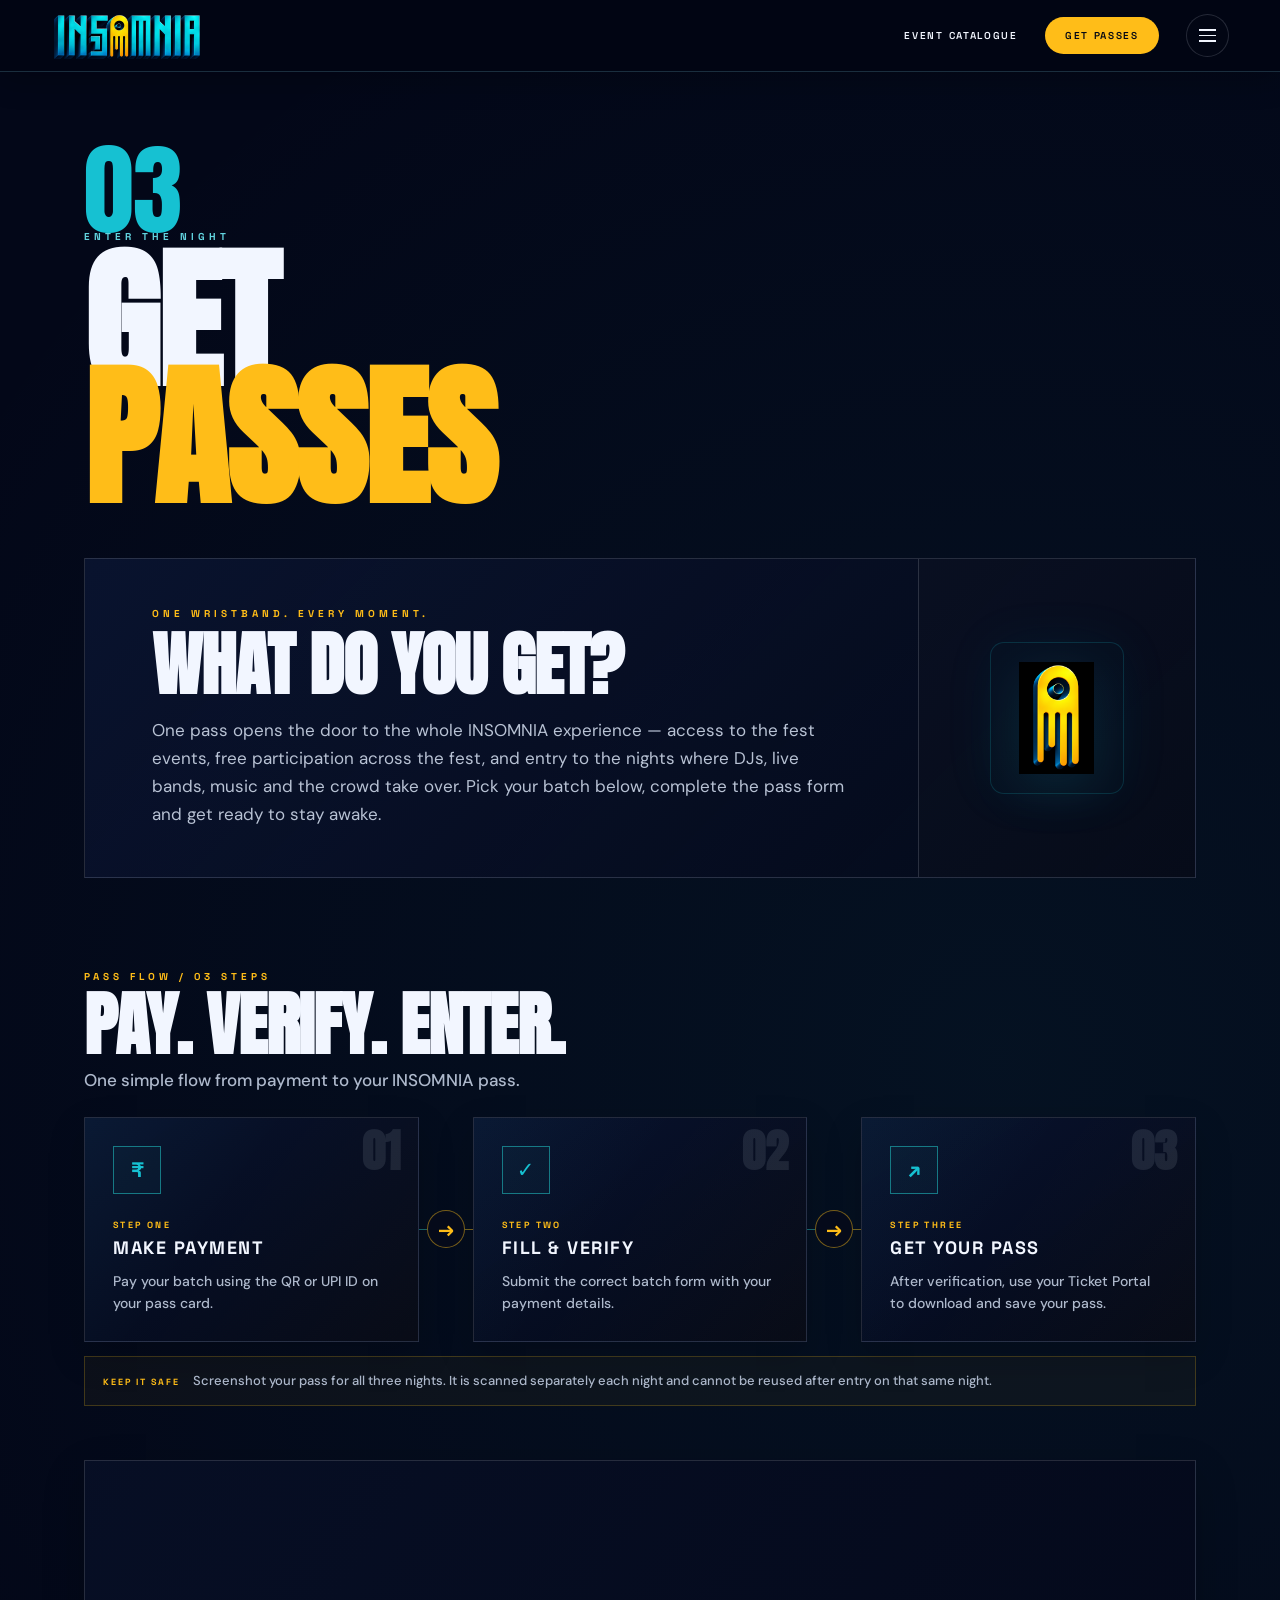
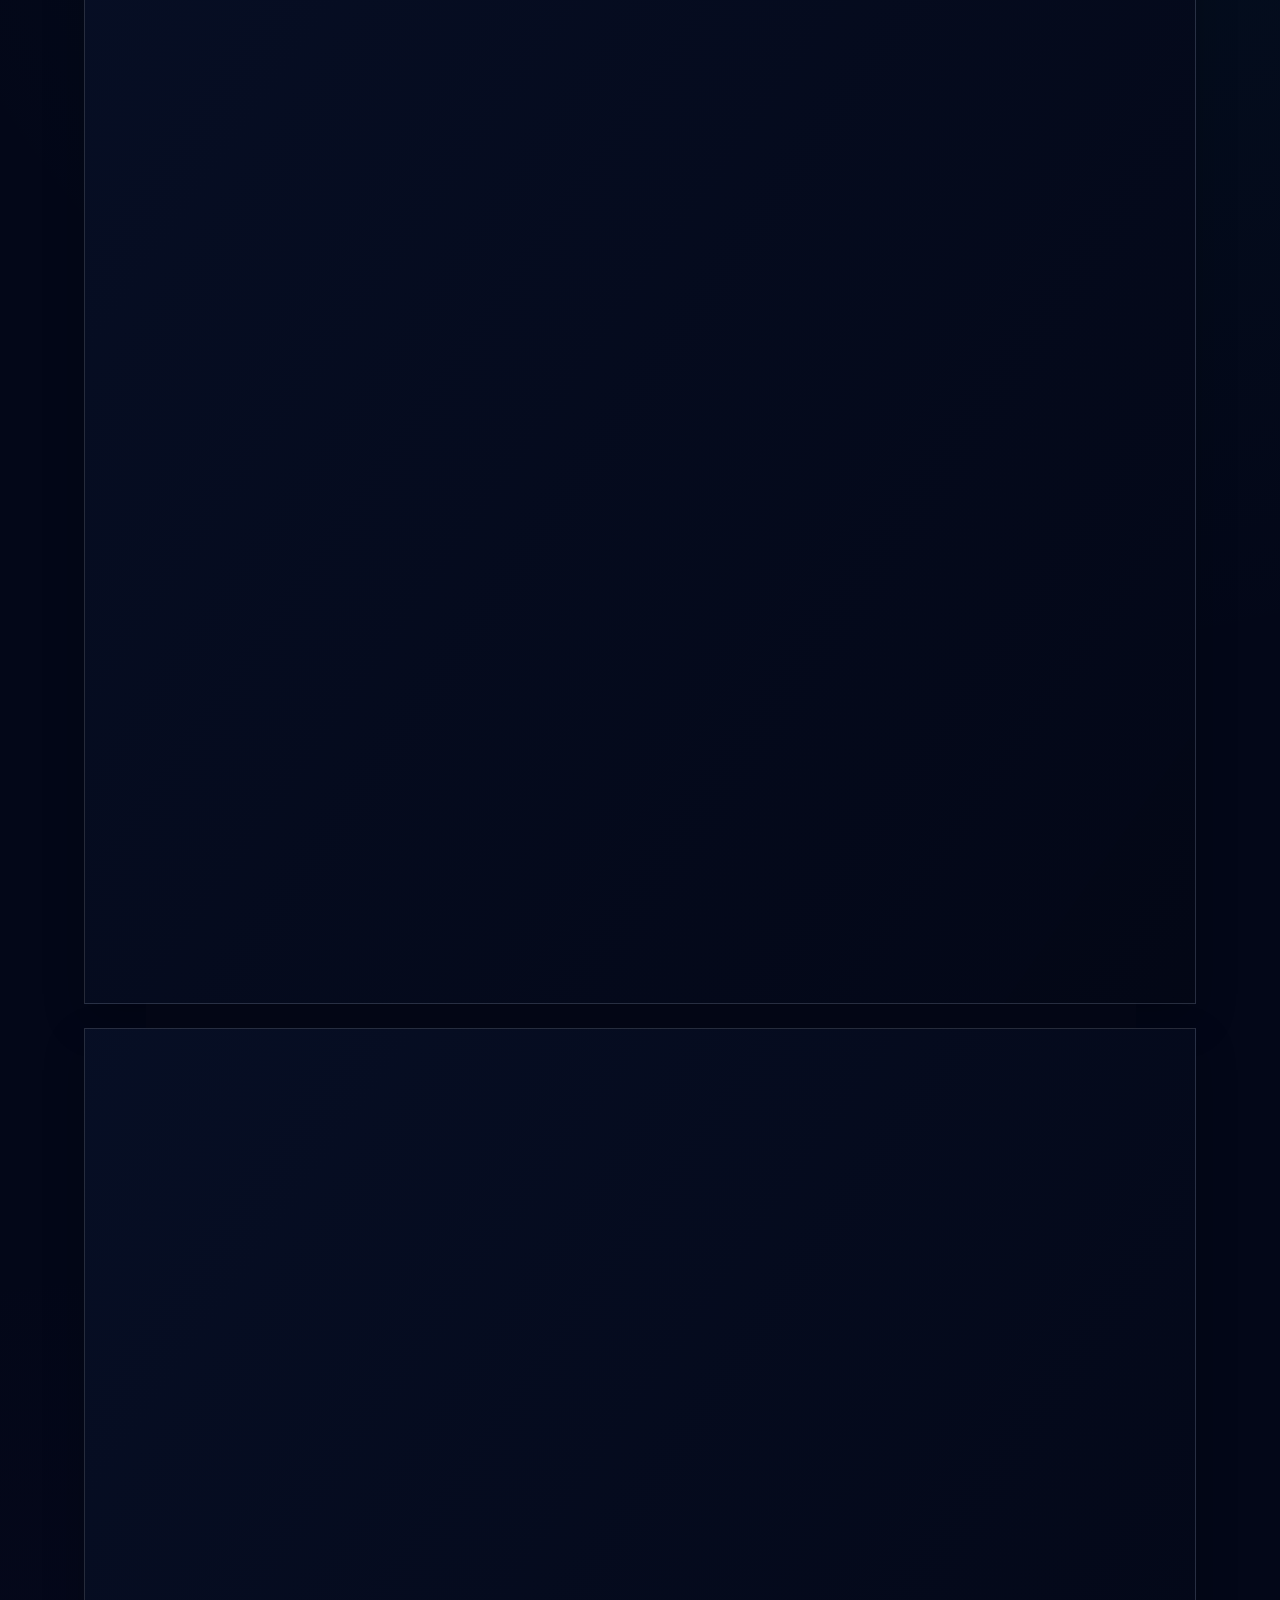
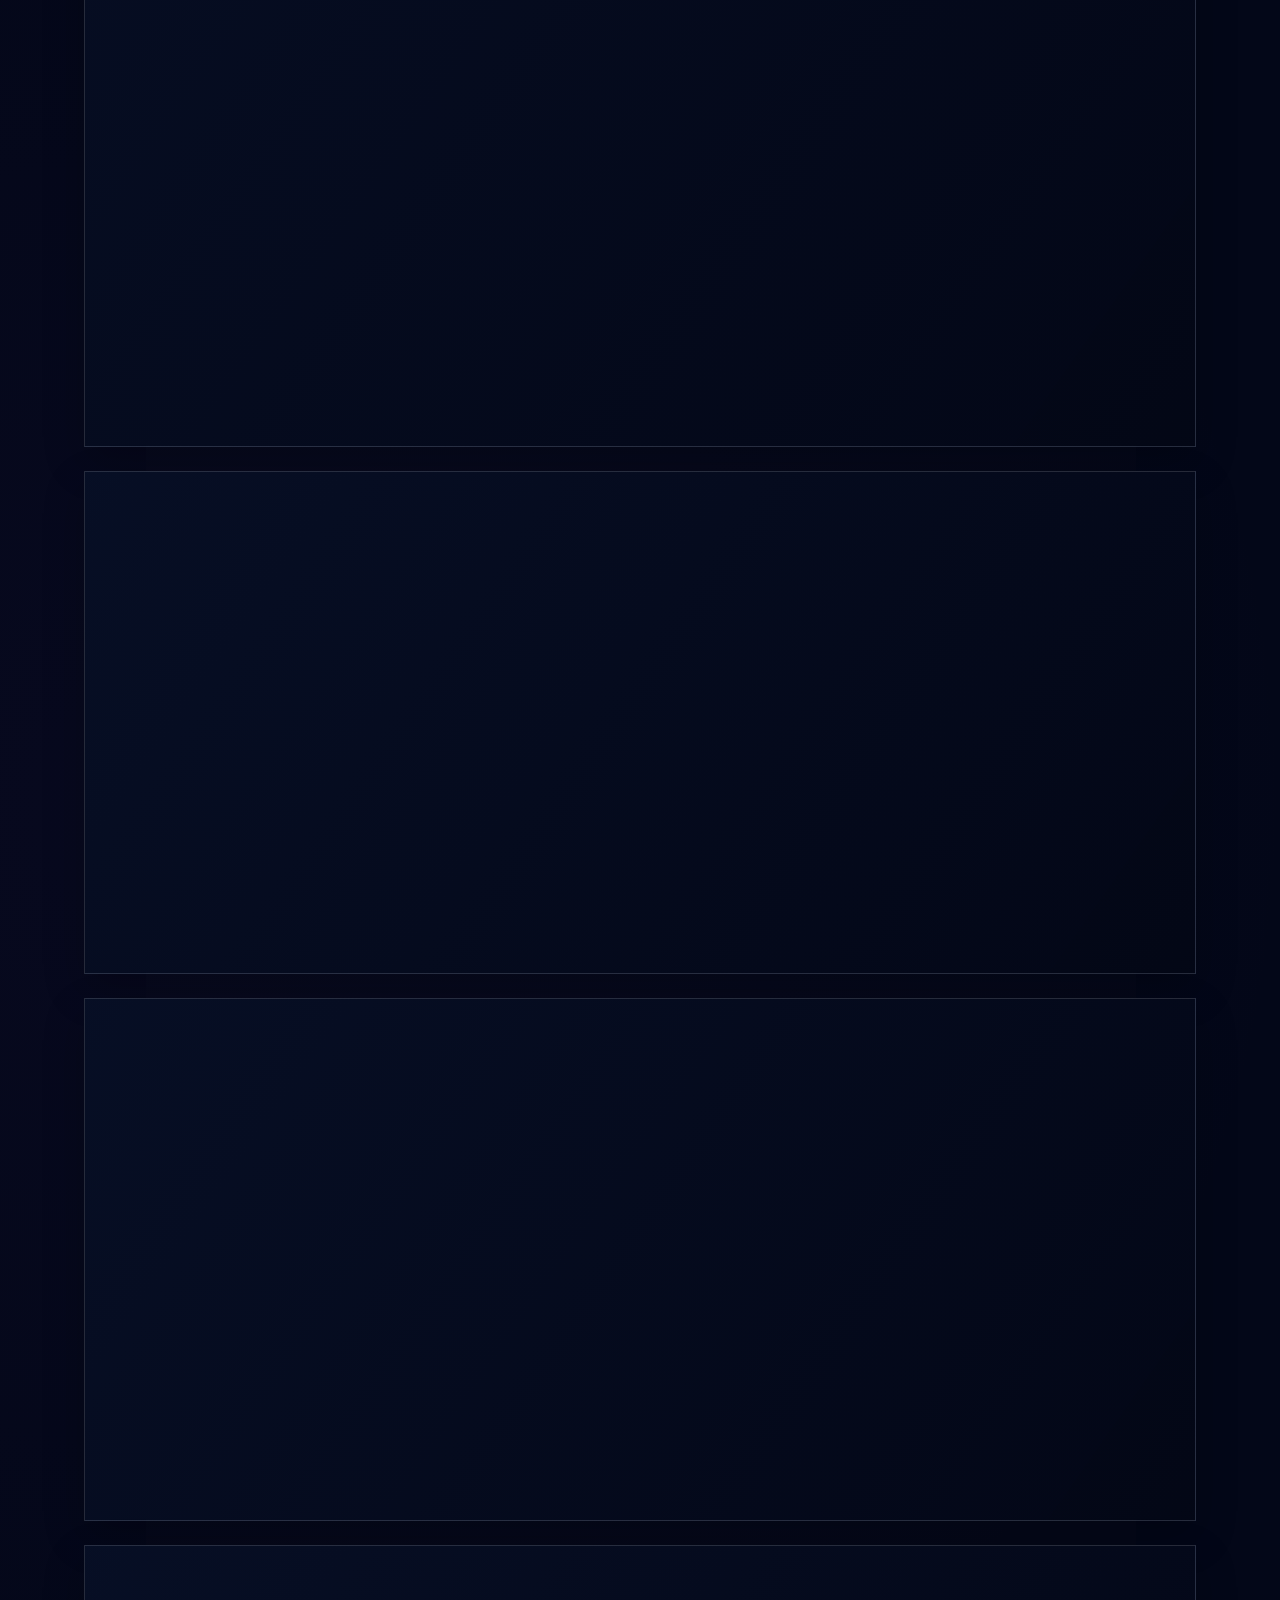
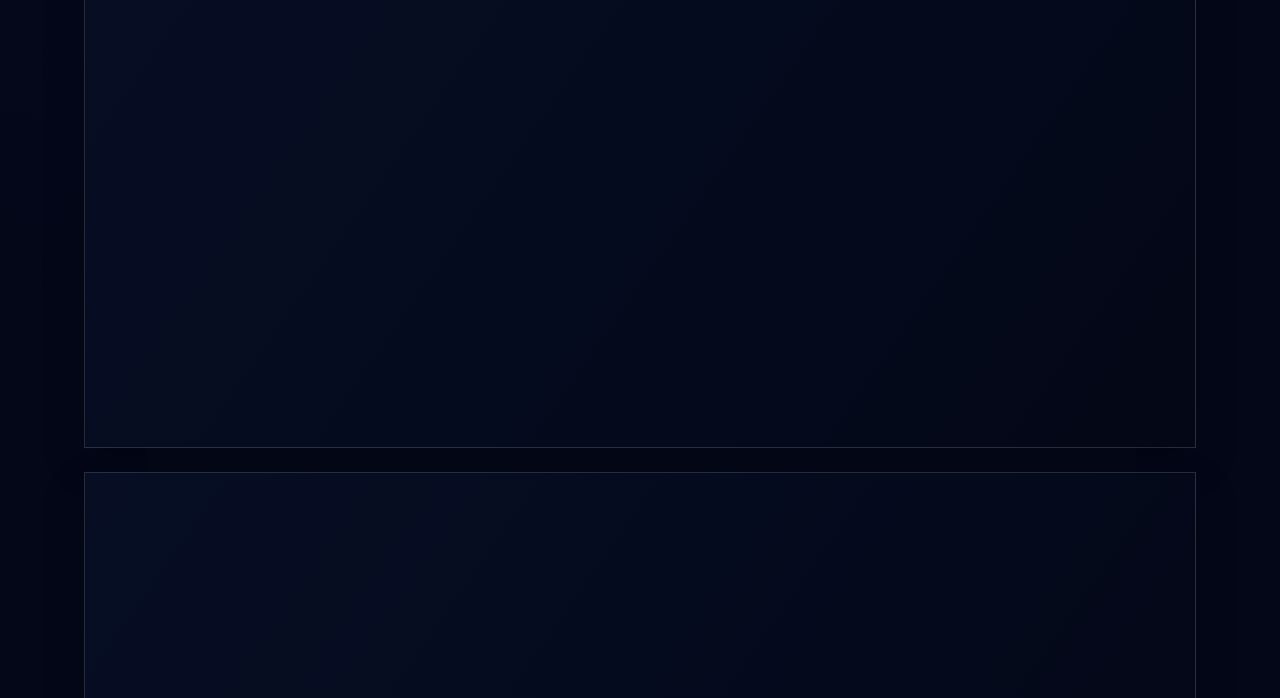
<file: passes.html>
<!doctype html>
<html lang="en">
<head>
  <meta charset="utf-8">
  <meta name="viewport" content="width=device-width,initial-scale=1">
  <meta name="theme-color" content="#05091a">
  <title>Get Passes — INSOMNIA</title>
  <link rel="preconnect" href="https://fonts.googleapis.com">
  <link rel="preconnect" href="https://fonts.gstatic.com" crossorigin>
  <link href="https://fonts.googleapis.com/css2?family=Anton&family=DM+Sans:wght@400;500;600;700&family=Space+Grotesk:wght@400;500;600;700&family=Manrope:wght@500;600;700;800&family=Oswald:wght@400;500;600;700&display=swap" rel="stylesheet">
  <link rel="stylesheet" href="styles.css">
</head>
<body class="simple-page passes-page"><div class="page-transition" id="pageTransition" aria-hidden="true"></div>
  <div class="grain"></div>

  <header class="nav" id="nav" role="navigation">
    <a class="brand" href="index.html"><img class="brand-logo" src="assets/images/insomnia-header-logo.png" alt="INSOMNIA"></a>
    <nav class="desktop-nav">
      <a href="event-catalog.html">Event Catalogue</a>
      <a class="nav-pass" href="passes.html">Get Passes</a>
      <button class="menu-trigger" data-menu-open aria-label="Open menu"><span></span><span></span><span></span></button>
    </nav>
    <div class="mobile-nav-actions"><a class="mobile-nav-link mobile-catalogue" href="event-catalog.html">CATALOGUE</a><a class="mobile-nav-link mobile-passes-link" href="passes.html">PASSES</a><button class="menu-trigger mobile-only" data-menu-open aria-label="Open menu"><span></span><span></span><span></span></button>
    </div>
  </header>

  <main class="passes-main">
    <section class="passes-hero">
      <div class="passes-hero-number">03</div>
      <div class="eyebrow">ENTER THE NIGHT</div>
      <h1 class="passes-mega">GET<br><span>PASSES</span></h1>

      <div class="passes-intro">
        <div class="passes-intro-copy">
          <div class="eyebrow gold">ONE WRISTBAND. EVERY MOMENT.</div>
          <h2>WHAT DO YOU GET?</h2>
          <p>One pass opens the door to the whole INSOMNIA experience — access to the fest events, free participation across the fest, and entry to the nights where DJs, live bands, music and the crowd take over. Pick your batch below, complete the pass form and get ready to stay awake.</p>
        </div>
        <div class="passes-intro-mark"><img src="assets/images/insomnia-icon.png" alt="INSOMNIA"></div>
      </div>
    </section>

    <section class="pass-process" aria-labelledby="pass-flow-title">
      <div class="pass-process-head">
        <div class="eyebrow gold">PASS FLOW / 03 STEPS</div>
        <h2 id="pass-flow-title">PAY. VERIFY. ENTER.</h2>
        <p>One simple flow from payment to your INSOMNIA pass.</p>
      </div>

      <div class="pass-flowchart">
        <div class="flow-node">
          <div class="flow-number">01</div>
          <div class="flow-icon">₹</div>
          <div class="flow-copy">
            <span>STEP ONE</span>
            <strong>MAKE PAYMENT</strong>
            <p>Pay your batch using the QR or UPI ID on your pass card.</p>
          </div>
        </div>
        <div class="flow-connector" aria-hidden="true"><span>→</span></div>
        <div class="flow-node">
          <div class="flow-number">02</div>
          <div class="flow-icon">✓</div>
          <div class="flow-copy">
            <span>STEP TWO</span>
            <strong>FILL &amp; VERIFY</strong>
            <p>Submit the correct batch form with your payment details.</p>
          </div>
        </div>
        <div class="flow-connector" aria-hidden="true"><span>→</span></div>
        <div class="flow-node">
          <div class="flow-number">03</div>
          <div class="flow-icon">↗</div>
          <div class="flow-copy">
            <span>STEP THREE</span>
            <strong>GET YOUR PASS</strong>
            <p>After verification, use your Ticket Portal to download and save your pass.</p>
          </div>
        </div>
      </div>

      <div class="pass-process-note"><span>KEEP IT SAFE</span> Screenshot your pass for all three nights. It is scanned separately each night and cannot be reused after entry on that same night.</div>
    </section>

    <section class="batch-passes" aria-labelledby="batch-passes-title">
      <h2 id="batch-passes-title" class="sr-only">Choose your batch pass</h2>
      <div class="batch-list">
        <article class="batch-card">
          <div class="batch-copy">
            <div class="batch-kicker"><span>PiMS</span> BATCH 2021</div>
            <h3>2021</h3>
            <p class="batch-invite">Your batch. Your night. Your moment to make the final year count — step into INSOMNIA and make memories worth staying awake for.</p>
            <p class="batch-prompt">Fill the <strong>Pass Form</strong> after completing the payment.</p>
            <div class="batch-actions">
              <a class="batch-form-btn" href="https://forms.gle/YqJsG1gcTKteBYFm6" target="_blank" rel="noopener noreferrer">FILL PASS FORM <span>↗</span></a>
              <a class="batch-ticket-btn" href="https://script.google.com/macros/s/AKfycbxxYVG64lggVGCE2OpKAR49jf9AJD_UyXVGoyszL_UDFoMdyRcGCtNxXOw-f8NSQDI8/exec" target="_blank" rel="noopener noreferrer">TICKET PORTAL <span>↗</span></a>
            </div>
          </div>
          <div class="batch-payment">
            <div class="qr-label">SCAN TO PAY · BATCH 2021</div>
            
            <div class="qr-placeholder" aria-label="UPI QR code for Batch 2021"><img src="assets/images/rhythm-qr.jpg" alt="Batch 2021 payment QR code" loading="lazy" decoding="async"></div>
            <div class="upi-row">
              <div><small>UPI ID</small><code>rhythmfupta151020-1@oksbi</code></div>
              <button class="copy-upi" type="button" data-upi="rhythmfupta151020-1@oksbi">COPY</button>
            </div>
          </div>
        </article>

        <article class="batch-card">
          <div class="batch-copy">
            <div class="batch-kicker"><span>PiMS</span> BATCH 2022</div>
            <h3>2022</h3>
            <p class="batch-invite">You have been here long enough to know the campus. Now make it unforgettable — bring your people, claim your pass and own the night.</p>
            <p class="batch-prompt">Fill the <strong>Pass Form</strong> after completing the payment.</p>
            <div class="batch-actions">
              <a class="batch-form-btn" href="https://forms.gle/qLkes8zCbHzd9vhD8" target="_blank" rel="noopener noreferrer">FILL PASS FORM <span>↗</span></a>
              <a class="batch-ticket-btn" href="https://script.google.com/macros/s/AKfycbwB0dnEcJfuYU2BuhW392Ag6k1jNiBkElUHNONDUV3yiEZhxCgCN4KEHr5ZxX7hArw1Fg/exec" target="_blank" rel="noopener noreferrer">TICKET PORTAL <span>↗</span></a>
            </div>
          </div>
          <div class="batch-payment">
            <div class="qr-label">SCAN TO PAY · BATCH 2022</div>
            
            <div class="qr-placeholder" aria-label="UPI QR code for Batch 2022"><img src="assets/images/manya-qr.jpg" alt="Batch 2022 payment QR code" loading="lazy" decoding="async"></div>
            <div class="upi-row">
              <div><small>UPI ID</small><code>manyaloona14@oksbi</code></div>
              <button class="copy-upi" type="button" data-upi="manyaloona14@oksbi">COPY</button>
            </div>
          </div>
        </article>

        <article class="batch-card">
          <div class="batch-copy">
            <div class="batch-kicker"><span>PiMS</span> BATCH 2023</div>
            <h3>2023</h3>
            <p class="batch-invite">The campus is yours for three nights. Gather your crew, step beyond the ordinary and let INSOMNIA become the story you keep talking about.</p>
            <p class="batch-prompt">Fill the <strong>Pass Form</strong> after completing the payment.</p>
            <div class="batch-actions">
              <a class="batch-form-btn" href="https://forms.gle/1rq8oxZzaH3h1Amp9" target="_blank" rel="noopener noreferrer">FILL PASS FORM <span>↗</span></a>
              <a class="batch-ticket-btn" href="https://script.google.com/macros/s/AKfycbxmboxLIS7o920UQZXXkIy45EFs3vWlrl-AaoSVdQgSajhebgARbnAO7euhzEcIW1zm/exec" target="_blank" rel="noopener noreferrer">TICKET PORTAL <span>↗</span></a>
            </div>
          </div>
          <div class="batch-payment">
            <div class="qr-label">SCAN TO PAY · BATCH 2023</div>
            
            <div class="qr-placeholder" aria-label="UPI QR code for Batch 2023"><img src="assets/images/gurman-qr.jpg" alt="Batch 2023 payment QR code" loading="lazy" decoding="async"></div>
            <div class="upi-row">
              <div><small>UPI ID</small><code>gurmansingh2405@okaxis</code></div>
              <button class="copy-upi" type="button" data-upi="gurmansingh2405@okaxis">COPY</button>
            </div>
          </div>
        </article>

        <article class="batch-card">
          <div class="batch-copy">
            <div class="batch-kicker"><span>PiMS</span> BATCH 2024</div>
            <h3>2024</h3>
            <p class="batch-invite">Your time is now. Come for the competitions, stay for the people and lose track of time when the night finally comes alive.</p>
            <p class="batch-prompt">Fill the <strong>Pass Form</strong> after completing the payment.</p>
            <div class="batch-actions">
              <a class="batch-form-btn" href="https://forms.gle/jjP4CiYetoUk5yLR8" target="_blank" rel="noopener noreferrer">FILL PASS FORM <span>↗</span></a>
              <a class="batch-ticket-btn" href="https://script.google.com/macros/s/AKfycbwaKSMXTEKtmld73tuB1TQ5oP0NkVE-h92U9tz_MK7Xmc6FCkvsrB4VtJe0NlOsBLeLow/exec" target="_blank" rel="noopener noreferrer">TICKET PORTAL <span>↗</span></a>
            </div>
          </div>
          <div class="batch-payment">
            <div class="qr-label">SCAN TO PAY · BATCH 2024</div>
            
            <div class="qr-placeholder" aria-label="UPI QR code for Batch 2024"><img src="assets/images/nishant-qr.jpg" alt="Batch 2024 payment QR code" loading="lazy" decoding="async"></div>
            <div class="upi-row">
              <div><small>UPI ID</small><code>nishant0159@ptaxis</code></div>
              <button class="copy-upi" type="button" data-upi="nishant0159@ptaxis">COPY</button>
            </div>
          </div>
        </article>

        <article class="batch-card">
          <div class="batch-copy">
            <div class="batch-kicker"><span>PiMS</span> BATCH 2025</div>
            <h3>2025</h3>
            <p class="batch-invite">Start your INSOMNIA story the right way. Bring the energy, meet the crowd and make your first fest nights impossible to forget.</p>
            <p class="batch-prompt">Fill the <strong>Pass Form</strong> after completing the payment.</p>
            <div class="batch-actions">
              <a class="batch-form-btn" href="https://forms.gle/QfcgfYv8TqXq7UMT7" target="_blank" rel="noopener noreferrer">FILL PASS FORM <span>↗</span></a>
              <a class="batch-ticket-btn" href="https://script.google.com/macros/s/AKfycbwKFWsCYssImkcCZYdXN6FJ4_CDuunUKIs2IPoLx3Yj9kp68TNvj65lD9USJNtQAi7i2w/exec" target="_blank" rel="noopener noreferrer">TICKET PORTAL <span>↗</span></a>
            </div>
          </div>
          <div class="batch-payment">
            <div class="qr-label">SCAN TO PAY · BATCH 2025</div>
            
            <div class="qr-placeholder" aria-label="UPI QR code for Batch 2025"><img src="assets/images/ishan-qr.jpg" alt="Batch 2025 payment QR code" loading="lazy" decoding="async"></div>
            <div class="upi-row">
              <div><small>UPI ID</small><code>ishank024@ibl</code></div>
              <button class="copy-upi" type="button" data-upi="ishank024@ibl">COPY</button>
            </div>
          </div>
        </article>

        <article class="batch-card">
          <div class="batch-copy">
            <div class="batch-kicker"><span>PiMS</span> BATCH 2026</div>
            <h3>2026</h3>
            <p class="batch-invite">Your first INSOMNIA starts here. Find your people, catch every moment and make your first PiMS fest one to remember.</p>
            <p class="batch-prompt">Fill the <strong>Pass Form</strong> after completing the payment.</p>
            <div class="batch-actions">
              <a class="batch-form-btn" href="https://forms.gle/t5K4VRXNdcTcSbbz6" target="_blank" rel="noopener noreferrer">FILL PASS FORM <span>↗</span></a>
              <a class="batch-ticket-btn" href="https://script.google.com/macros/s/AKfycbxCZ8Y2SR8W7XP6SJ7u1AL6i4_bwYGyLi3UMKBz63x-YJr91zI_GPW5A_51ejLNOC8cKg/exec" target="_blank" rel="noopener noreferrer">TICKET PORTAL <span>↗</span></a>
            </div>
          </div>
          <div class="batch-payment">
            <div class="qr-label">SCAN TO PAY · BATCH 2026</div>
            <div class="qr-placeholder" aria-label="UPI QR code for Batch 2026"><img src="assets/images/arnav-qr.jpg" alt="Batch 2026 payment QR code" loading="lazy" decoding="async"></div>
            <div class="upi-row">
              <div><small>UPI ID</small><code>arnavbansal4321@okhdfcbank</code></div>
              <button class="copy-upi" type="button" data-upi="arnavbansal4321@okhdfcbank">COPY</button>
            </div>
          </div>
        </article>
      </div>
    </section>

  </main>

  <footer class="footer">
    <div><p>THE OFFICIAL FEST OF PiMS MEDICAL COLLEGE.</p></div>
    <div class="footer-links"><a href="index.html">Home</a><a href="event-catalog.html">Event Catalogue</a><a href="passes.html">Get Passes</a><a href="contact.html">Contact</a><a href="https://www.instagram.com/insomnia_pims?stkn=bW84MG8zZ3phZmN6" target="_blank" rel="noopener noreferrer">Instagram ↗</a></div>
    <div class="footer-signup"><div class="eyebrow">STAY IN THE LOOP</div><h3>JOIN THE<br>INSOMNIA LIST</h3><p>Lineup drops. Early access. Last-minute releases.</p></div>
    <div class="footer-bottom footer-credit"><span class="footer-built">Built by Arnav Bansal (Batch 2022)</span><a class="developer-instagram" href="#" data-developer-instagram target="_blank" rel="noopener noreferrer" aria-label="Developer Instagram">INSTAGRAM ↗</a><span class="footer-club">Digital Club, PiMS</span><span class="footer-copyright">© 2026 INSOMNIA — PiMS Medical College. All rights reserved.</span></div>
  </footer>

  <div class="copy-toast" id="copyToast" role="status" aria-live="polite">UPI COPIED</div>

  <div class="menu-overlay" id="menuOverlay">
    <button class="menu-close" data-menu-close>×</button>
    <div class="menu-inner"><div class="eyebrow">INSOMNIA / NAVIGATION</div><a href="index.html">HOME <span>↗</span></a><a href="event-catalog.html">EVENT CATALOGUE <span>↗</span></a><a href="events.html?category=mr-miss-insomnia">MR &amp; MISS INSOMNIA <span>↗</span></a><a href="passes.html">GET PASSES <span>↗</span></a><a href="contact.html">CONTACT <span>↗</span></a></div>
  </div>

  <script src="app.js"></script>
</body>
</html>
</file>
<file: styles.css>
:root{--bg:#030716;--bg2:#050a1c;--ink:#f2f6ff;--muted:#9ba8c2;--line:rgba(230,240,255,.15);--yellow:#ffbd18;--cyan:#16c1d2;--pink:#ff6974;--purple:#a993ff;--orange:#ff8a4c;--cream:#f0eadb;--black:#050814;--display:'Oswald',sans-serif;--ui:'Lexend',sans-serif;--body:'Nunito',sans-serif}*{box-sizing:border-box}html{scroll-behavior:smooth;background:var(--bg)}body{margin:0;background:var(--bg);color:var(--ink);font-family:var(--body);overflow-x:hidden}a{text-decoration:none;color:inherit}button,input{font:inherit}.grain{position:fixed;inset:0;pointer-events:none;z-index:1000;opacity:.055;background-image:url("data:image/svg+xml,%3Csvg viewBox='0 0 180 180' xmlns='http://www.w3.org/2000/svg'%3E%3Cfilter id='n'%3E%3CfeTurbulence type='fractalNoise' baseFrequency='.8' numOctaves='3' stitchTiles='stitch'/%3E%3C/filter%3E%3Crect width='100%25' height='100%25' filter='url(%23n)' opacity='.7'/%3E%3C/svg%3E")}.nav{height:72px;position:fixed!important;top:0!important;left:0!important;right:0!important;z-index:9999!important;display:flex;align-items:center;justify-content:space-between;padding:7px clamp(16px,3vw,42px);border-bottom:1px solid rgba(255,255,255,.13);background:rgba(2,6,20,.82);backdrop-filter:blur(18px) saturate(125%);-webkit-backdrop-filter:blur(18px) saturate(125%);transition:background .35s ease,height .35s ease,box-shadow .35s ease;isolation:isolate;overflow:hidden}.nav.scrolled{background:rgba(2,6,20,.96);height:64px;box-shadow:0 8px 30px rgba(0,0,0,.28)}.brand{display:flex;align-items:center;justify-content:flex-start;width:auto;height:56px;min-width:0;flex:0 0 auto;position:relative;z-index:2;overflow:hidden}.brand img,.brand-logo{display:block;width:170px!important;height:54px!important;max-width:170px!important;max-height:54px!important;object-fit:contain!important;object-position:left center!important;margin:0!important;padding:0!important;flex:none}.desktop-nav{display:flex;align-items:center;justify-content:flex-end;gap:27px;font:600 10px var(--ui);text-transform:uppercase;letter-spacing:1.7px;position:relative;z-index:3}.desktop-nav>a{transition:.25s}.desktop-nav>a:hover{color:var(--yellow)}.nav-pass,.gold-btn{background:var(--yellow);color:#050814!important;border-radius:999px}.nav-pass{padding:12px 20px}.menu-trigger{width:43px;height:43px;border-radius:50%;border:1px solid var(--line);background:rgba(3,7,22,.72);display:grid;place-content:center;gap:4px;cursor:pointer;flex:0 0 auto}.menu-trigger span{display:block;width:17px;height:1.5px;background:var(--ink);transition:.3s}.mobile-only{display:none}.hero{height:100svh;min-height:700px;position:relative;overflow:hidden;background:#020512}.hero-poster{position:absolute;inset:0;width:100%;height:100%;object-fit:cover;object-position:center center}.hero-shade{position:absolute;inset:0;background:linear-gradient(180deg,rgba(0,0,0,.12) 0%,rgba(0,0,0,.05) 52%,rgba(1,4,14,.82) 100%)}.hero-copy{position:absolute;left:6vw;bottom:9vh;z-index:2}.hero-kicker,.eyebrow{font:700 10px var(--ui);letter-spacing:4px;text-transform:uppercase;color:#62d4df}.hero-copy h1{font:700 clamp(58px,8vw,125px) var(--display);line-height:.84;margin:12px 0 25px;letter-spacing:-1px;text-transform:uppercase}.hero-copy h1 em{font-style:normal;color:var(--yellow)}.gold-btn,.dark-btn,.text-link{display:inline-flex;align-items:center;gap:14px}.gold-btn{padding:13px 20px;font:700 10px var(--ui);letter-spacing:1.4px}.gold-btn span,.text-link span{font-size:16px}.hero-edge{position:absolute;z-index:3;right:17px;bottom:22px;writing-mode:vertical-rl;font:700 7px var(--ui);letter-spacing:2.5px;color:#b6c2d6}.hero-edge b{color:var(--yellow);font-size:15px;margin-top:8px}.ticker{height:52px;overflow:hidden;border-block:1px solid var(--line);background:#050a19;display:flex;align-items:center}.ticker-track{display:flex;align-items:center;gap:25px;white-space:nowrap;font:700 9px var(--ui);letter-spacing:2px;animation:marquee 24s linear infinite}.ticker i{font-style:normal;color:var(--yellow)}@keyframes marquee{to{transform:translateX(-50%)}}.scene{position:relative;overflow:hidden}.world{height:105vh;min-height:760px;background:#020715}.world-bg,.world-stars,.world-clouds,.world-city,.closing-bg{position:absolute;inset:-8%;background-position:center;background-size:cover;background-repeat:no-repeat;will-change:transform}.world-bg{background-image:url('assets/images/cosmic-background.png');filter:saturate(.9) brightness(.72)}.world-stars{background-image:radial-gradient(circle at 25% 28%,#fff 0 1px,transparent 1.8px),radial-gradient(circle at 76% 20%,#fff 0 1px,transparent 1.8px),radial-gradient(circle at 60% 60%,rgba(255,188,24,.9) 0 1px,transparent 1.7px);background-size:310px 260px,370px 320px,430px 390px;opacity:.55}.world-clouds{background-image:url('assets/images/cosmic-background.png');background-position:center bottom;filter:blur(1px) brightness(.85);opacity:.8}.world-city{background-image:url('assets/images/cosmic-background.png');background-position:center bottom;filter:brightness(.95);opacity:.72}.world:after{content:"";position:absolute;inset:0;background:radial-gradient(circle at 50% 45%,transparent 0 28%,rgba(3,7,22,.34) 65%,rgba(3,7,22,.7) 100%)}.world-copy{position:relative;z-index:3;height:100%;display:grid;place-content:center;text-align:center;max-width:980px;margin:auto;padding:100px 25px 140px}.display{font:700 clamp(65px,10vw,145px)/.79 var(--display);letter-spacing:-2px;margin:18px 0;text-transform:uppercase}.display span{color:var(--cyan)}.lead{max-width:630px;margin:22px auto 27px;color:#aab5c9;font-size:15px;line-height:1.65}.text-link{color:var(--yellow);font:700 10px var(--ui);letter-spacing:2px;border-bottom:1px solid rgba(255,189,24,.6);padding-bottom:9px}.section{padding:120px 5vw}.events-preview{background:linear-gradient(180deg,#030716,#050a1c)}.section-head{max-width:1280px;margin:0 auto 55px;display:flex;align-items:flex-end;gap:18px}.section-no,.simple-number{font:400 clamp(55px,8vw,100px)/.8 var(--display);color:rgba(255,255,255,.09)}.section-head h2{font:700 clamp(70px,9vw,125px)/.75 var(--display);margin:7px 0 0;letter-spacing:-1px}.category-grid{max-width:1280px;margin:auto;display:grid;grid-template-columns:repeat(2,minmax(0,1fr));gap:22px}.category-card{position:relative;min-height:260px;padding:25px 26px 24px;border:2px solid #050814;color:#050814;box-shadow:12px 13px 0 #02030a;overflow:hidden;transition:transform .45s cubic-bezier(.2,.8,.2,1),box-shadow .45s}.category-card.yellow{background:var(--yellow)}.category-card.cyan{background:var(--cyan)}.category-card.pink{background:var(--pink)}.category-card.purple{background:var(--purple)}.category-card.orange{background:var(--orange)}.category-card.cream{background:var(--cream)}.category-card.tilt-r{transform:rotate(1.2deg)}.category-card.tilt-l{transform:rotate(-1.2deg)}.category-card:hover{transform:translateY(-10px) rotate(0)!important;box-shadow:17px 19px 0 #02030a}.card-top{display:flex;justify-content:space-between;align-items:center}.category-icon{width:58px;height:58px;border:2px solid currentColor;background:rgba(255,255,255,.65);box-shadow:5px 6px 0 #050814;display:grid;place-items:center;flex:none}.category-icon svg{width:29px;height:29px;fill:none;stroke:currentColor;stroke-width:1.7;stroke-linecap:round;stroke-linejoin:round}.count{background:#050814;color:#fff;padding:9px 12px;font:700 8px var(--ui);letter-spacing:1.5px}.category-card h3{font:700 clamp(43px,5vw,67px)/.82 var(--display);margin:36px 0 13px;letter-spacing:.2px}.category-card p{font:600 13px/1.55 var(--body);max-width:88%;margin:0}.card-arrow{position:absolute;right:26px;bottom:24px;font:700 10px var(--ui);letter-spacing:1.2px}.card-arrow b{font-size:17px}.card-glow{position:absolute;width:220px;height:220px;border-radius:50%;background:rgba(255,255,255,.16);filter:blur(45px);right:-90px;bottom:-100px;transition:.5s}.category-card:hover .card-glow{transform:scale(1.6)}.section-link{display:flex;width:max-content;margin:42px auto 0}.spotlight{background:#040819}.spotlight-feature{max-width:1280px;margin:auto;display:grid;grid-template-columns:1fr 1fr;border:1px solid var(--line);background:rgba(6,11,29,.72);min-height:420px;overflow:hidden}.spotlight-poster{display:grid;place-content:center;text-align:center;font:700 clamp(55px,7vw,95px)/.8 var(--display);color:rgba(150,170,200,.25);border-right:1px solid var(--line);position:relative}.spotlight-poster:before{content:"";position:absolute;inset:12%;background:radial-gradient(circle,rgba(25,193,210,.12),transparent 65%);filter:blur(20px)}.spotlight-poster div{font:700 8px var(--ui);letter-spacing:2px;margin-top:35px;color:rgba(220,230,245,.35)}.spotlight-copy{padding:52px}.gold{color:var(--yellow)}.spotlight-copy h3{font:700 clamp(65px,8vw,120px)/.73 var(--display);margin:20px 0}.spotlight-copy p{color:var(--muted);max-width:420px;line-height:1.6}.night-grid{max-width:1280px;margin:18px auto 0;display:grid;grid-template-columns:repeat(4,1fr);gap:14px}.night-card{min-height:175px;border:1px solid var(--line);background:linear-gradient(145deg,rgba(16,27,61,.72),rgba(4,8,23,.95));padding:18px;display:flex;flex-direction:column;justify-content:space-between;transition:.35s}.night-card:hover{transform:translateY(-8px);border-color:rgba(255,189,24,.5)}.night-card span{font:400 60px/.8 var(--display);color:#243250}.night-card strong{font:700 12px var(--ui);letter-spacing:2px}.night-card small{font:700 9px var(--ui);letter-spacing:2px;color:var(--yellow)}.closing{min-height:62vh;display:grid;place-items:center;background:#020614}.closing-bg{background-image:url('assets/images/cosmic-background.png');filter:brightness(.72);opacity:.75}.closing:after{content:"";position:absolute;inset:0;background:linear-gradient(180deg,rgba(3,7,22,.5),rgba(3,7,22,.86))}.closing-inner{position:relative;z-index:2;text-align:center}.closing-inner img{width:min(390px,60vw);max-height:150px;object-fit:contain;mix-blend-mode:screen}.closing-inner p{font:700 9px var(--ui);letter-spacing:3.5px;color:#5ed2df;margin:17px 0 23px}.button-row{display:flex;justify-content:center;gap:10px}.dark-btn{padding:12px 20px;border:1px solid var(--line);border-radius:999px;font:700 10px var(--ui);letter-spacing:1.2px}.footer{background:#02040d;border-top:1px solid var(--line);padding:70px 5vw 25px;display:grid;grid-template-columns:1fr .65fr 1.1fr;gap:55px}.footer-logo{width:190px;mix-blend-mode:screen}.footer p{color:var(--muted);font-size:13px;line-height:1.6}.footer-links{display:flex;flex-direction:column;gap:13px;font:600 11px var(--ui)}.footer-links a:hover{color:var(--yellow)}.footer-signup h3{font:700 46px/.82 var(--display);margin:10px 0}.footer-signup form{display:flex;max-width:440px;border:1px solid var(--line);border-radius:999px;overflow:hidden;margin-top:20px}.footer-signup input{flex:1;min-width:0;background:transparent;color:#fff;border:0;outline:0;padding:14px 18px}.footer-signup button{width:58px;border:0;background:var(--yellow);color:#050814;font-size:20px}.footer-bottom{grid-column:1/-1;border-top:1px solid var(--line);padding-top:20px;display:flex;justify-content:space-between;gap:20px;color:#6f7c94;font:500 9px var(--ui)}.menu-overlay{position:fixed;inset:0;z-index:900;background:rgba(2,5,16,.985);display:grid;place-items:center;opacity:0;visibility:hidden;transition:.45s}.menu-overlay.open{opacity:1;visibility:visible}.menu-close{position:absolute;right:4vw;top:18px;border:1px solid var(--line);background:transparent;color:#fff;border-radius:50%;width:45px;height:45px;font-size:28px;cursor:pointer}.menu-inner{width:min(1100px,88vw);display:flex;flex-direction:column}.menu-inner>a{font:700 clamp(43px,7vw,95px)/.84 var(--display);border-bottom:1px solid var(--line);padding:16px 0;display:flex;justify-content:space-between;transition:.3s}.menu-inner>a:hover{color:var(--yellow);padding-left:15px}
/* EVENTS */.events-page{background:#030716}.events-shell{min-height:100vh;padding:140px 4vw 110px;background:linear-gradient(180deg,rgba(3,7,22,.72),rgba(3,7,22,.96)),url('assets/images/cosmic-background.png') center/cover fixed}.events-hero{text-align:center;max-width:900px;margin:auto}.mega{font:700 clamp(92px,14vw,190px)/.72 var(--display);letter-spacing:-2px;margin:20px 0;text-transform:uppercase}.events-hero p{max-width:680px;margin:auto;color:var(--muted);line-height:1.65;font-size:14px}.category-tabs{max-width:1280px;margin:55px auto 48px;display:flex;gap:10px;justify-content:center;flex-wrap:wrap}.category-tab{border:1px solid rgba(230,240,255,.2);background:rgba(2,7,20,.7);border-radius:999px;padding:13px 18px;font:700 9px var(--ui);letter-spacing:1.4px;transition:.3s;white-space:nowrap}.category-tab:hover,.category-tab.active{background:var(--yellow);color:#050814;border-color:var(--yellow);transform:translateY(-3px)}.event-browser{max-width:1280px;margin:auto}.events-heading{display:flex;align-items:flex-end;justify-content:space-between;padding-bottom:20px;border-bottom:1px solid var(--line);margin-bottom:30px}.heading-with-icon{display:flex;align-items:center;gap:18px}.heading-with-icon .category-icon{width:68px;height:68px}.events-heading h2{font:700 clamp(58px,7vw,100px)/.74 var(--display);margin:8px 0 0;max-width:850px}.events-heading>span{font:700 10px var(--ui);letter-spacing:2.5px;color:var(--cyan);padding-bottom:5px}.event-grid{display:grid;grid-template-columns:repeat(2,minmax(0,1fr));gap:30px}.event-card{background:var(--yellow);color:#050814;border:3px solid #02030a;padding:14px;box-shadow:12px 13px 0 #02030a;display:grid;grid-template-columns:38% 1fr;gap:18px;transform:rotate(1.15deg);transition:transform .45s,box-shadow .45s;position:relative;overflow:hidden}.event-card:nth-child(6n+2){background:var(--cyan)}.event-card:nth-child(6n+3){background:var(--pink)}.event-card:nth-child(6n+4){background:var(--purple)}.event-card:nth-child(6n+5){background:var(--cream)}.event-card:nth-child(6n){background:var(--orange)}.event-card:nth-child(even){transform:rotate(-1.15deg)}.event-card:hover{transform:translateY(-10px) rotate(0)!important;box-shadow:18px 20px 0 #02030a}.poster-box{width:100%;aspect-ratio:3/4;border:2px solid #050814;background:#07101e;display:grid;place-items:center;text-align:center;overflow:hidden;position:relative}.poster-box:after{content:"";position:absolute;inset:0;background:linear-gradient(135deg,rgba(255,255,255,.05),transparent 50%)}.poster-word{position:relative;z-index:1;color:rgba(235,244,255,.23);font:700 clamp(35px,4vw,65px)/.78 var(--display)}.poster-word small{display:block;font:700 8px var(--ui);letter-spacing:2px;margin-top:25px;color:rgba(235,244,255,.35)}.event-info{display:flex;flex-direction:column;min-width:0;padding:5px 4px 4px}.event-label{font:700 8px var(--ui);letter-spacing:2px;opacity:.55}.event-info h3{font:700 clamp(37px,4.4vw,62px)/.78 var(--display);margin:12px 0 14px;overflow-wrap:anywhere}.event-info p{font:500 14px/1.55 var(--body);margin:0;max-width:500px}.event-meta{display:grid;grid-template-columns:repeat(3,1fr);gap:8px;margin:18px 0}.event-meta span{height:1px;background:rgba(5,8,20,.25)}.register-btn{margin-top:auto;border:0;background:#050814;color:#f6f8ff;padding:14px;font:700 9px var(--ui);letter-spacing:2px;opacity:.85}.register-btn:disabled{cursor:default}
/* SIMPLE */.simple-page{min-height:100vh;background:linear-gradient(180deg,rgba(3,7,22,.65),rgba(3,7,22,.96)),url('assets/images/cosmic-background.png') center/cover fixed}.simple-main{min-height:100vh;padding:145px 7vw 110px;max-width:1300px;margin:auto;position:relative}.simple-main .mega span{color:var(--yellow)}.pass-panel{margin-top:45px;border:1px solid var(--line);background:rgba(4,9,25,.72);padding:55px;display:grid;grid-template-columns:1.4fr .6fr;gap:45px;align-items:center}.pass-panel h2{font:700 clamp(38px,5vw,68px)/.88 var(--display);margin:15px 0}.pass-panel p{max-width:700px;color:#a9b5ca;line-height:1.75}.pass-mark{text-align:center}.pass-mark img{width:min(240px,100%);filter:drop-shadow(0 20px 35px rgba(22,193,210,.18))}.contact-grid{display:grid;grid-template-columns:repeat(3,1fr);gap:18px;margin-top:55px}.contact-card{border:1px solid var(--line);background:rgba(5,10,27,.72);padding:28px;min-height:210px;display:flex;flex-direction:column;justify-content:flex-end;transition:.35s}.contact-card:hover{transform:translateY(-8px);border-color:rgba(255,189,24,.55)}.contact-card span{font:700 9px var(--ui);letter-spacing:2px;color:var(--yellow);margin-bottom:auto}.contact-card strong{font:700 26px var(--display);line-height:.9}.contact-card small{font:500 10px var(--ui);color:#71809b;margin-top:12px;line-height:1.5}
/* REVEAL */.reveal{opacity:0;will-change:transform,opacity}.visible{opacity:1}.contact-main .mega,.pass-panel{transform-origin:left center}
@media(max-width:850px){.nav{height:64px!important;padding:5px 14px!important}.nav.scrolled{height:60px!important}.brand{height:52px;max-width:175px}.brand img,.brand-logo{width:154px!important;height:48px!important;max-width:154px!important;max-height:48px!important}.desktop-nav{display:none}.desktop-nav{display:none}.mobile-only{display:grid}.hero{min-height:680px}.hero-poster{object-position:center center}.hero-copy{left:24px;right:20px;bottom:8vh}.hero-copy h1{font-size:clamp(53px,15vw,79px)}.hero-kicker{font-size:8px;letter-spacing:2.5px}.hero-edge{right:7px;font-size:6px}.ticker{height:48px}.ticker-track{font-size:8px;gap:18px}.world{height:78vh;min-height:650px}.world-copy{padding:70px 22px 130px}.display{font-size:clamp(59px,16vw,83px)}.lead{font-size:12px}.section{padding:88px 18px}.section-head{gap:12px;margin-bottom:38px}.section-head h2{font-size:clamp(58px,16vw,82px)}.section-no{font-size:52px}.category-grid{grid-template-columns:1fr;gap:17px;padding:0 5px}.category-card{min-height:225px;padding:20px 21px;box-shadow:8px 9px 0 #02030a}.category-card h3{font-size:45px;margin:31px 0 12px}.category-card p{font-size:12px;max-width:90%}.category-icon{width:49px;height:49px}.count{font-size:8px}.card-arrow{right:20px;bottom:18px}.spotlight-feature{grid-template-columns:1fr}.spotlight-poster{min-height:240px;border-right:0;border-bottom:1px solid var(--line);font-size:55px}.spotlight-copy{padding:32px 24px}.spotlight-copy h3{font-size:clamp(62px,17vw,90px)}.night-grid{grid-template-columns:1fr 1fr;gap:9px}.night-card{min-height:145px;padding:15px}.night-card span{font-size:52px}.night-card strong{font-size:9px}.night-card small{font-size:8px}.closing{min-height:45vh}.closing-inner img{width:min(62vw,280px)}.footer{grid-template-columns:1fr;gap:30px;padding:48px 20px 20px}.footer-logo{width:180px}.footer-signup h3{font-size:38px}.footer-bottom{flex-direction:column}.menu-inner>a{font-size:46px}.events-shell{padding:110px 14px 75px}.events-hero .mega{font-size:91px}.events-hero p{font-size:12px;padding:0 8px}.category-tabs{justify-content:flex-start;flex-wrap:nowrap;overflow-x:auto;margin:35px -14px 32px;padding:4px 14px 12px;scrollbar-width:none}.category-tabs::-webkit-scrollbar{display:none}.category-tab{flex:0 0 auto;font-size:8px;padding:11px 14px}.events-heading{margin-bottom:20px;padding-bottom:16px}.heading-with-icon{gap:11px;min-width:0}.heading-with-icon .category-icon{width:50px;height:50px}.events-heading h2{font-size:clamp(48px,13vw,66px);max-width:235px}.events-heading>span{font-size:8px;white-space:nowrap}.event-grid{grid-template-columns:1fr;gap:19px;padding:0 4px}.event-card,.event-card:nth-child(even){grid-template-columns:31% minmax(0,1fr);gap:12px;padding:10px;transform:rotate(1.15deg)}.event-card:nth-child(3n){transform:rotate(-1.15deg)}.event-card:hover{transform:translateY(-6px) rotate(0)!important}.poster-box{aspect-ratio:3/4}.poster-word{font-size:27px}.poster-word small{font-size:6px;margin-top:16px}.event-info{padding:2px 1px}.event-label{font-size:6.5px}.event-info h3{font-size:clamp(27px,8.2vw,39px);line-height:.8;margin:7px 0 9px}.event-info p{font-size:10.8px;line-height:1.42;overflow-wrap:anywhere}.event-meta{margin:7px 0 9px;gap:5px}.register-btn{padding:10px 5px;font-size:7.5px;min-height:34px}.simple-main{padding:115px 20px 80px}.simple-main .mega{font-size:94px}.pass-panel{grid-template-columns:1fr;padding:30px 23px;gap:30px}.pass-panel h2{font-size:48px}.pass-panel p{font-size:13px}.pass-mark{display:none}.contact-grid{grid-template-columns:1fr;gap:12px}.contact-card{min-height:165px}}
@media(max-width:390px){.brand-logo{width:153px}.hero-copy h1{font-size:53px}.category-card h3{font-size:42px}.events-hero .mega{font-size:80px}.events-heading h2{font-size:44px}.event-card,.event-card:nth-child(even){grid-template-columns:30% minmax(0,1fr);gap:9px;padding:8px}.event-info h3{font-size:24px}.event-info p{font-size:10px}.simple-main .mega{font-size:80px}}
@media(prefers-reduced-motion:reduce){html{scroll-behavior:auto}.ticker-track{animation:none}.reveal{opacity:1!important;transform:none!important}.layer{transform:none!important}}

body{min-width:0}
.nav .brand img{image-rendering:auto}
@media(max-width:850px){
  .nav{box-shadow:0 5px 24px rgba(0,0,0,.24)}
  .nav .brand{overflow:visible}
  .nav .menu-trigger{width:42px;height:42px}
  .hero{padding-top:0}
}


/* =========================================================
   INSOMNIA V9 — CINEMATIC TYPOGRAPHY + BULLETPROOF NAV
   ========================================================= */
:root{
  --display:'Anton',Impact,sans-serif;
  --ui:'Space Grotesk',system-ui,sans-serif;
  --body:'DM Sans',system-ui,sans-serif;
  --header-h:72px;
}

/* Never allow the hero artwork to cover the fixed navigation. */
html,body{width:100%;max-width:100%;overflow-x:hidden}
body{font-family:var(--body)}
.nav{
  position:fixed !important;
  inset:0 0 auto 0 !important;
  height:var(--header-h) !important;
  width:100% !important;
  z-index:2147483000 !important;
  display:flex !important;
  align-items:center !important;
  justify-content:space-between !important;
  padding:8px clamp(18px,4vw,52px) !important;
  background:rgba(2,6,20,.94) !important;
  border-bottom:1px solid rgba(125,210,235,.20) !important;
  box-shadow:0 8px 30px rgba(0,0,0,.24) !important;
  isolation:isolate !important;
  transform:none !important;
  overflow:visible !important;
}
.nav *{z-index:1}
.nav .brand{
  width:auto !important;
  height:56px !important;
  max-width:190px !important;
  display:flex !important;
  align-items:center !important;
  overflow:visible !important;
}
.nav .brand-logo,.nav .brand img{
  display:block !important;
  width:164px !important;
  height:auto !important;
  max-width:164px !important;
  max-height:50px !important;
  object-fit:contain !important;
  object-position:left center !important;
  margin:0 !important;
  padding:0 !important;
}
.desktop-nav{font-family:var(--ui) !important}
.nav-pass{font-family:var(--ui) !important}
.menu-trigger{position:relative !important;z-index:5 !important}

/* The grain must never visually sit over the navigation. */
.grain{z-index:1000 !important}

/* Cinematic type hierarchy. */
.hero-copy h1,
.display,
.section-head h2,
.events-heading h2,
.category-card h3,
.event-info h3,
.spotlight-copy h3,
.simple-main .mega,
.mega,
.footer-signup h3,
.menu-inner>a{
  font-family:var(--display) !important;
  text-transform:uppercase !important;
  font-weight:400 !important;
  letter-spacing:.5px !important;
}
.eyebrow,.hero-kicker,.desktop-nav,.nav-pass,.text-link,.category-tab,
.count,.event-label,.register-btn,.night-card strong,.night-card small,
.footer-links,.footer-bottom,.footer-signup input,.footer-signup button{
  font-family:var(--ui) !important;
  text-transform:uppercase !important;
}
.hero-copy h1{font-size:clamp(58px,8vw,126px);line-height:.86}
.display{font-size:clamp(66px,10vw,148px);line-height:.82}
.lead,.category-card p,.event-info p,.footer p,.pass-panel p,.events-hero p,
.contact-card small{font-family:var(--body) !important}

/* Tighter vertical rhythm: sections join instead of creating dead gaps. */
.home-page main{display:block}
.world{min-height:720px}
.events-preview.section{padding-top:96px;padding-bottom:105px}
.spotlight.section{padding-top:100px;padding-bottom:95px}
.closing{min-height:54vh}
.footer{padding-top:58px}

/* Stronger scroll choreography without changing the poster itself. */
.scene,.section{will-change:transform}
.category-card,.event-card,.night-card,.spotlight-feature,.section-head{
  will-change:transform,opacity;
}

/* Footer is a real stacked mobile layout, never a clipped desktop grid. */
.footer{
  grid-template-columns:minmax(0,1fr) minmax(150px,.65fr) minmax(0,1.1fr);
  min-width:0;
}
.footer > div{min-width:0}
.footer-logo{max-width:100%;height:auto}
.footer-bottom span{min-width:0;overflow-wrap:anywhere}

/* Mobile: centered, contained, no overlapping typography. */
@media (max-width:850px){
  :root{--header-h:64px}
  body{padding-top:0}
  .nav{
    height:64px !important;
    min-height:64px !important;
    padding:6px 16px !important;
  }
  .nav .brand{
    height:50px !important;
    max-width:180px !important;
  }
  .nav .brand-logo,.nav .brand img{
    width:150px !important;
    max-width:150px !important;
    max-height:44px !important;
  }
  .nav .mobile-only{
    display:grid !important;
    place-items:center !important;
    flex:0 0 42px !important;
  }

  .hero{
    min-height:680px !important;
    height:100svh !important;
  }
  .hero-copy{
    left:24px !important;
    right:24px !important;
    bottom:7.5vh !important;
  }
  .hero-copy h1{
    font-size:clamp(53px,14.5vw,78px) !important;
    line-height:.86 !important;
  }

  .ticker{height:46px !important}
  .ticker-track{font-size:8px !important;letter-spacing:1.8px !important}

  .world{
    height:auto !important;
    min-height:600px !important;
  }
  .world-copy{
    min-height:600px !important;
    padding:70px 22px 72px !important;
    place-content:center !important;
  }
  .display{
    font-size:clamp(52px,14.2vw,76px) !important;
    line-height:.83 !important;
    margin:14px 0 18px !important;
  }
  .lead{
    font-size:12px !important;
    line-height:1.65 !important;
    max-width:350px !important;
    margin:16px auto 24px !important;
  }

  .section{
    padding:72px 18px !important;
  }
  .events-preview.section{
    padding-top:70px !important;
    padding-bottom:78px !important;
  }
  .spotlight.section{
    padding-top:72px !important;
    padding-bottom:70px !important;
  }
  .section-head{
    margin-bottom:30px !important;
    align-items:flex-end !important;
  }
  .section-head h2{
    font-size:clamp(55px,15vw,78px) !important;
    line-height:.78 !important;
  }
  .section-no{font-size:48px !important}

  /* Category cards: same hand-cut tilt as desktop, but contained. */
  .category-grid{
    grid-template-columns:1fr !important;
    gap:18px !important;
    padding:0 5px !important;
  }
  .category-card{
    width:100% !important;
    min-height:215px !important;
    padding:20px 20px 22px !important;
    overflow:hidden !important;
  }
  .category-card h3{
    font-size:clamp(38px,11.5vw,55px) !important;
    line-height:.82 !important;
    margin:29px 0 13px !important;
    max-width:88% !important;
    overflow-wrap:normal !important;
  }
  .category-card p{
    font-size:12px !important;
    line-height:1.48 !important;
    max-width:82% !important;
  }
  .card-arrow{
    right:18px !important;
    bottom:17px !important;
    font-size:9px !important;
  }

  /* Spotlight: compact and joined to closing. */
  .spotlight-feature{
    grid-template-columns:1fr !important;
    min-height:0 !important;
  }
  .spotlight-poster{
    min-height:220px !important;
    font-size:52px !important;
  }
  .spotlight-copy{
    padding:28px 22px !important;
  }
  .spotlight-copy h3{
    font-size:clamp(58px,16vw,84px) !important;
    line-height:.74 !important;
  }
  .night-grid{
    grid-template-columns:1fr 1fr !important;
    gap:9px !important;
    margin-top:14px !important;
  }
  .night-card{
    min-height:132px !important;
    padding:14px !important;
  }
  .night-card span{font-size:48px !important}
  .night-card strong{font-size:9px !important}
  .night-card small{font-size:8px !important}

  .closing{
    min-height:42vh !important;
    padding:65px 20px !important;
  }
  .closing-inner img{
    width:min(62vw,260px) !important;
    max-height:100px !important;
  }

  /* Footer: one column, centered, with credits always visible. */
  .footer{
    display:grid !important;
    grid-template-columns:1fr !important;
    gap:30px !important;
    padding:46px 20px 22px !important;
    text-align:left !important;
  }
  .footer > div:first-child{
    display:flex !important;
    flex-direction:column !important;
    align-items:flex-start !important;
  }
  .footer-logo{width:165px !important}
  .footer-links{
    display:flex !important;
    flex-direction:column !important;
    gap:12px !important;
    width:100% !important;
  }
  .footer-signup{width:100% !important}
  .footer-signup h3{
    font-size:clamp(38px,11vw,52px) !important;
    line-height:.82 !important;
  }
  .footer-signup form{width:100% !important}
  .footer-bottom{
    grid-column:1 !important;
    display:flex !important;
    flex-direction:column !important;
    gap:12px !important;
    text-align:left !important;
    line-height:1.45 !important;
    padding-top:18px !important;
  }

  /* Events mobile: poster and copy are separate columns; copy never sits on poster. */
  .events-shell{
    padding:104px 14px 60px !important;
  }
  .events-heading h2{
    font-size:clamp(45px,12.5vw,65px) !important;
    line-height:.78 !important;
    max-width:230px !important;
  }
  .event-grid{
    grid-template-columns:1fr !important;
    gap:21px !important;
    padding:0 5px !important;
  }
  .event-card,.event-card:nth-child(even),.event-card:nth-child(3n){
    display:grid !important;
    grid-template-columns:minmax(105px,31%) minmax(0,1fr) !important;
    align-items:stretch !important;
    gap:13px !important;
    padding:10px !important;
    overflow:hidden !important;
  }
  .poster-box{
    min-width:0 !important;
    width:100% !important;
    aspect-ratio:3/4 !important;
  }
  .event-info{
    min-width:0 !important;
    width:100% !important;
    overflow:hidden !important;
    padding:2px 0 !important;
  }
  .event-info h3{
    font-size:clamp(25px,7.6vw,38px) !important;
    line-height:.82 !important;
    margin:7px 0 9px !important;
    max-width:100% !important;
    overflow-wrap:anywhere !important;
    word-break:normal !important;
  }
  .event-info p{
    font-size:10.5px !important;
    line-height:1.42 !important;
    max-width:100% !important;
    overflow-wrap:anywhere !important;
  }
  .event-meta{margin:8px 0 10px !important}
  .register-btn{
    width:100% !important;
    min-height:35px !important;
    padding:9px 5px !important;
  }
}

@media (max-width:390px){
  .nav .brand-logo,.nav .brand img{width:140px !important;max-width:140px !important}
  .hero-copy{left:20px !important;right:20px !important}
  .hero-copy h1{font-size:51px !important}
  .category-card h3{font-size:40px !important}
  .event-card,.event-card:nth-child(even),.event-card:nth-child(3n){
    grid-template-columns:minmax(98px,30%) minmax(0,1fr) !important;
    gap:10px !important;
  }
  .event-info h3{font-size:23px !important}
  .event-info p{font-size:9.7px !important}
}


/* =========================================================
   INSOMNIA V10 FINAL — READABILITY / RHYTHM / CARD SYSTEM
   ========================================================= */

/* ---- GLOBAL READABILITY ---- */
:root{
  --display:'Anton', Impact, sans-serif;
  --ui:'Space Grotesk', system-ui, sans-serif;
  --body:'DM Sans', system-ui, sans-serif;
}

body{font-family:var(--body)!important}

.lead,
.category-card p,
.event-info p,
.footer p,
.pass-panel p,
.events-hero p,
.contact-card small{
  font-family:var(--body)!important;
  font-size:clamp(15px,1.25vw,18px)!important;
  line-height:1.7!important;
  letter-spacing:.05px;
}

/* ---- HOME: REMOVE THE LARGE DESKTOP DEAD ZONE ---- */
@media(min-width:851px){
  .world{
    height:72vh!important;
    min-height:610px!important;
  }
  .world-copy{
    padding:70px 25px 80px!important;
  }
  .events-preview.section{
    padding-top:78px!important;
    padding-bottom:82px!important;
  }
  .spotlight.section{
    padding-top:82px!important;
    padding-bottom:78px!important;
  }

  /* Discovery/category cards: much more readable at desktop width. */
  .category-card{
    min-height:300px!important;
    padding:28px 30px 27px!important;
  }
  .category-card h3{
    font-size:clamp(48px,4.5vw,68px)!important;
    line-height:.86!important;
    white-space:nowrap!important;
    margin:38px 0 17px!important;
  }
  .category-card p{
    font-size:16px!important;
    line-height:1.58!important;
    max-width:92%!important;
  }

  /* Event cards return to the larger V5-style footprint. */
  .event-grid{
    gap:34px!important;
  }
  .event-card{
    min-height:455px!important;
    padding:18px!important;
    grid-template-columns:37% minmax(0,1fr)!important;
    gap:22px!important;
  }
  .poster-box{
    height:100%!important;
    aspect-ratio:auto!important;
    min-height:415px!important;
  }
  .event-info{
    padding:8px 8px 7px!important;
  }
  .event-info h3{
    font-size:clamp(43px,4vw,62px)!important;
    line-height:.86!important;
    margin:14px 0 17px!important;
  }
  .event-info p{
    font-size:16px!important;
    line-height:1.62!important;
    max-width:560px!important;
  }
  .event-label{
    font-size:10px!important;
  }
  .register-btn{
    padding:16px!important;
    font-size:10px!important;
  }

  /* Pass page: push the title below the fixed navigation. */
  .simple-main{
    padding-top:185px!important;
    padding-bottom:95px!important;
  }
  .simple-main .mega{
    font-size:clamp(115px,12vw,175px)!important;
    line-height:.75!important;
    margin-top:16px!important;
  }
  .pass-panel{
    margin-top:52px!important;
    padding:58px!important;
    gap:55px!important;
  }
  .pass-panel h2{
    font-size:clamp(48px,4.8vw,72px)!important;
  }
  .pass-panel p{
    font-size:17px!important;
    line-height:1.8!important;
    max-width:760px!important;
  }
  .pass-mark img{
    width:min(270px,100%)!important;
  }

  /* Footer: larger, centered, no newsletter input. */
  .footer{
    grid-template-columns:1fr!important;
    gap:27px!important;
    padding:72px 5vw 32px!important;
    text-align:center!important;
    justify-items:center!important;
  }
  .footer>div:first-child{
    display:flex!important;
    flex-direction:column!important;
    align-items:center!important;
  }
  .footer-logo{width:225px!important}
  .footer p{
    font-size:17px!important;
    margin-top:20px!important;
  }
  .footer-links{
    align-items:center!important;
    gap:17px!important;
    font-size:15px!important;
  }
  .footer-signup{
    width:min(760px,100%)!important;
  }
  .footer-signup .eyebrow{
    font-size:12px!important;
  }
  .footer-signup h3{
    font-size:clamp(54px,6vw,82px)!important;
    line-height:.82!important;
    margin:14px 0 20px!important;
  }
  .footer-signup p{
    font-size:17px!important;
    margin:0!important;
  }
  .footer-signup form{display:none!important}
  .footer-bottom{
    width:100%!important;
    justify-content:center!important;
    align-items:center!important;
    flex-direction:column!important;
    gap:13px!important;
    text-align:center!important;
    font-size:12px!important;
    line-height:1.6!important;
  }
}

/* ---- MOBILE: EQUAL EVENT CARD GEOMETRY ---- */
@media(max-width:850px){
  /* Home discovery copy is deliberately readable, not tiny. */
  .category-card{
    min-height:235px!important;
  }
  .category-card h3{
    white-space:nowrap!important;
    font-size:clamp(39px,11vw,54px)!important;
    line-height:.86!important;
  }
  .category-card p{
    font-size:14px!important;
    line-height:1.55!important;
    max-width:92%!important;
  }

  /* The night section stays compact on mobile; desktop alone gets the big reduction. */
  .world{min-height:600px!important}

  /* Events page: every event card has exactly the same outer height. */
  .event-grid{
    gap:24px!important;
  }
  .event-card,
  .event-card:nth-child(even),
  .event-card:nth-child(3n){
    height:310px!important;
    min-height:310px!important;
    box-sizing:border-box!important;
    grid-template-columns:31% minmax(0,1fr)!important;
    grid-template-rows:1fr!important;
    align-items:stretch!important;
    gap:13px!important;
    padding:11px!important;
  }
  .poster-box{
    height:100%!important;
    min-height:0!important;
    aspect-ratio:auto!important;
  }
  .event-info{
    height:100%!important;
    min-height:0!important;
    padding:3px 2px!important;
    overflow:hidden!important;
  }
  .event-info h3{
    font-size:clamp(25px,7.5vw,38px)!important;
    line-height:1.02!important;
    margin:8px 0 10px!important;
    overflow-wrap:normal!important;
  }
  .event-info p{
    font-size:12.5px!important;
    line-height:1.5!important;
    max-width:100%!important;
  }
  .event-label{
    font-size:8px!important;
  }
  .event-meta{
    margin:8px 0 10px!important;
  }
  .register-btn{
    min-height:39px!important;
    padding:10px 5px!important;
    font-size:8px!important;
  }

  /* Give multi-word event titles actual breathing room. */
  .event-info h3 br{line-height:1.12!important}

  /* Pass page: title cannot collide with fixed nav; icon becomes visible. */
  .simple-main{
    padding-top:102px!important;
    padding-left:20px!important;
    padding-right:20px!important;
    padding-bottom:70px!important;
  }
  .simple-main .mega{
    font-size:clamp(82px,22vw,108px)!important;
    line-height:.76!important;
    margin:12px 0 0!important;
  }
  .pass-panel{
    margin-top:38px!important;
    padding:27px 22px 34px!important;
    gap:23px!important;
  }
  .pass-panel h2{
    font-size:clamp(42px,11vw,55px)!important;
    line-height:.9!important;
    margin:17px 0 18px!important;
  }
  .pass-panel p{
    font-size:15px!important;
    line-height:1.72!important;
    margin-bottom:17px!important;
  }
  .pass-mark{
    display:grid!important;
    place-items:center!important;
    order:-1!important;
    margin:0 auto 3px!important;
  }
  .pass-mark img{
    width:150px!important;
    max-width:150px!important;
  }

  /* Mobile footer is fully centered and contains no email field. */
  .footer{
    display:grid!important;
    grid-template-columns:1fr!important;
    gap:28px!important;
    padding:52px 20px 25px!important;
    text-align:center!important;
    justify-items:center!important;
  }
  .footer>div:first-child{
    display:flex!important;
    flex-direction:column!important;
    align-items:center!important;
  }
  .footer-logo{
    width:195px!important;
  }
  .footer p{
    font-size:15px!important;
    line-height:1.55!important;
    margin:18px 0 0!important;
  }
  .footer-links{
    align-items:center!important;
    gap:14px!important;
    font-size:14px!important;
    line-height:1.3!important;
  }
  .footer-signup{
    width:100%!important;
  }
  .footer-signup .eyebrow{
    font-size:10px!important;
    letter-spacing:4px!important;
  }
  .footer-signup h3{
    font-size:clamp(44px,12vw,58px)!important;
    line-height:.82!important;
    margin:13px 0 17px!important;
  }
  .footer-signup p{
    font-size:14px!important;
    line-height:1.5!important;
    margin:0!important;
  }
  .footer-signup form{display:none!important}
  .footer-bottom{
    grid-column:1!important;
    width:100%!important;
    display:flex!important;
    flex-direction:column!important;
    align-items:center!important;
    gap:12px!important;
    text-align:center!important;
    font-size:11px!important;
    line-height:1.55!important;
    padding-top:20px!important;
  }
}

/* Very small screens: preserve single-line category names without overflow. */
@media(max-width:390px){
  .category-card h3{
    font-size:37px!important;
    letter-spacing:0!important;
  }
  .category-card p{font-size:13px!important}
  .event-card,
  .event-card:nth-child(even),
  .event-card:nth-child(3n){
    height:300px!important;
    min-height:300px!important;
    grid-template-columns:30% minmax(0,1fr)!important;
  }
  .event-info h3{font-size:23px!important;line-height:1.04!important}
  .event-info p{font-size:11.5px!important}
  .simple-main .mega{font-size:76px!important}
}

/* ---- FASTER / MORE NOTICEABLE SCROLL CHOREOGRAPHY ---- */
@media (prefers-reduced-motion:no-preference){
  .reveal{will-change:transform,opacity}
}

/* =========================================================
   INSOMNIA V11 FINAL — EVENT POSTER CARDS + TYPOGRAPHY + MOTION
   ========================================================= */

/* Category filters must be immediately legible on desktop. */
.category-tabs{gap:14px!important}
.category-tab{
  font-size:12px!important;
  letter-spacing:1.7px!important;
  padding:15px 22px!important;
  min-height:48px!important;
}
.events-hero p{
  font-size:17px!important;
  line-height:1.72!important;
  max-width:820px!important;
}

/* Poster-card system: fixed geometry, 3:4 poster, full event information. */
.event-grid{grid-template-columns:repeat(2,minmax(0,1fr))!important;gap:38px!important}
.event-card,
.event-card:nth-child(even),
.event-card:nth-child(3n){
  height:520px!important;
  min-height:520px!important;
  max-height:520px!important;
  grid-template-columns:36% minmax(0,1fr)!important;
  gap:24px!important;
  padding:18px!important;
  overflow:hidden!important;
}
.poster-box{
  width:100%!important;
  height:auto!important;
  aspect-ratio:3/4!important;
  align-self:start!important;
}
.event-info{
  min-width:0!important;
  height:100%!important;
  padding:7px 4px 4px!important;
  overflow:hidden!important;
}
.event-label{font-size:11px!important;letter-spacing:3px!important}
.event-info h3{
  font-size:clamp(42px,4.1vw,62px)!important;
  line-height:.92!important;
  letter-spacing:.4px!important;
  margin:15px 0 18px!important;
  overflow-wrap:normal!important;
  word-break:normal!important;
}
.event-info p{
  font-size:17px!important;
  line-height:1.58!important;
  max-width:100%!important;
}
.event-meta-grid{
  display:grid!important;
  grid-template-columns:repeat(2,minmax(0,1fr))!important;
  gap:11px 20px!important;
  margin:20px 0 16px!important;
}
.event-meta-grid>div{
  min-width:0!important;
  display:flex!important;
  flex-direction:column!important;
  gap:4px!important;
  border-top:1px solid rgba(5,8,20,.25)!important;
  padding-top:8px!important;
}
.event-meta-grid b{
  font:700 9px/1 var(--ui)!important;
  letter-spacing:2px!important;
  opacity:.56!important;
}
.event-meta-grid span{
  font:700 12px/1.25 var(--ui)!important;
  overflow-wrap:anywhere!important;
}
.register-btn{
  display:flex!important;
  align-items:center!important;
  justify-content:center!important;
  gap:12px!important;
  width:100%!important;
  min-height:52px!important;
  margin-top:auto!important;
  padding:14px 18px!important;
  font-size:11px!important;
  letter-spacing:2.5px!important;
  opacity:1!important;
  cursor:pointer!important;
}
.register-btn span{font-size:17px!important}
.register-btn.is-disabled{opacity:.86!important}

/* The title is allowed to stay on one line when the category itself is long. */
.events-heading h2{max-width:none!important;white-space:nowrap!important}
.events-heading>span{font-size:11px!important;letter-spacing:3px!important}

/* Main spotlight title: no accidental character collision. */
.spotlight-copy h3{
  line-height:.86!important;
  letter-spacing:.2px!important;
}

/* Footer/other copy stays readable without becoming visually heavy. */
.footer p,.footer-signup p{font-size:17px!important;line-height:1.6!important}

@media (min-width:851px){
  .event-card:hover{transform:translateY(-8px) rotate(0)!important;box-shadow:18px 20px 0 #02030a!important}
  .events-heading{margin-bottom:36px!important}
}

@media (max-width:850px){
  .events-hero p{font-size:14.5px!important;line-height:1.65!important}
  .category-tabs{gap:9px!important;margin-top:34px!important;margin-bottom:38px!important}
  .category-tab{
    font-size:10.5px!important;
    letter-spacing:1.45px!important;
    padding:13px 17px!important;
    min-height:43px!important;
  }
  .events-heading{align-items:flex-end!important;margin-bottom:28px!important;padding-bottom:18px!important}
  .heading-with-icon{gap:12px!important}
  .heading-with-icon .category-icon{width:58px!important;height:58px!important}
  .events-heading h2{
    font-size:clamp(35px,9.8vw,58px)!important;
    line-height:.88!important;
    white-space:nowrap!important;
    max-width:none!important;
  }
  .events-heading>span{font-size:9px!important;letter-spacing:2.2px!important}

  .event-grid{grid-template-columns:1fr!important;gap:30px!important;padding:0 4px!important}
  .event-card,
  .event-card:nth-child(even),
  .event-card:nth-child(3n){
    height:540px!important;
    min-height:540px!important;
    max-height:540px!important;
    grid-template-columns:minmax(150px,35%) minmax(0,1fr)!important;
    gap:16px!important;
    padding:13px!important;
  }
  .poster-box{aspect-ratio:3/4!important;height:auto!important;align-self:start!important}
  .event-info{padding:4px 1px 3px!important}
  .event-label{font-size:8px!important;letter-spacing:2.4px!important}
  .event-info h3{
    font-size:clamp(29px,8vw,44px)!important;
    line-height:1.02!important;
    margin:9px 0 12px!important;
    letter-spacing:.25px!important;
    overflow-wrap:normal!important;
  }
  .event-info p{font-size:14px!important;line-height:1.48!important}
  .event-meta-grid{gap:9px 13px!important;margin:17px 0 13px!important}
  .event-meta-grid>div{gap:3px!important;padding-top:7px!important}
  .event-meta-grid b{font-size:7px!important;letter-spacing:1.5px!important}
  .event-meta-grid span{font-size:10px!important;line-height:1.25!important}
  .register-btn{min-height:47px!important;font-size:9px!important;letter-spacing:2px!important}
  .register-btn span{font-size:15px!important}

  /* Prevent MR & MISS INSOMNIA from being clipped by the old max-width. */
  .events-heading .heading-with-icon>div{min-width:0!important}
  .events-heading h2{overflow:visible!important}

  .spotlight-copy h3{line-height:.9!important;letter-spacing:.1px!important}
  .footer p,.footer-signup p{font-size:15px!important;line-height:1.55!important}
}

@media (max-width:390px){
  .events-heading h2{font-size:33px!important}
  .event-card,
  .event-card:nth-child(even),
  .event-card:nth-child(3n){
    height:525px!important;
    min-height:525px!important;
    max-height:525px!important;
    grid-template-columns:minmax(132px,34%) minmax(0,1fr)!important;
    gap:12px!important;
    padding:11px!important;
  }
  .event-info h3{font-size:27px!important;line-height:1.02!important}
  .event-info p{font-size:12.5px!important}
  .event-meta-grid{gap:8px 9px!important}
  .event-meta-grid b{font-size:6.5px!important}
  .event-meta-grid span{font-size:9px!important}
  .register-btn{min-height:43px!important;font-size:8px!important}
}

/* Final collision guards. */
.spotlight-copy h3{line-height:.92!important}
.section-link{position:relative!important;z-index:4!important;clear:both!important;margin-top:52px!important}
.category-grid{margin-bottom:0!important}
@media(max-width:850px){
  .spotlight-copy h3{line-height:.93!important}
  .section-link{margin-top:44px!important;padding-top:2px!important}
}

/* =========================================================
   INSOMNIA V11.1 — FINAL POLISH
   User-requested geometry/navigation fixes only.
   ========================================================= */

/* Mobile navigation: GET PASSES sits between the logo and hamburger. */
.mobile-nav-actions{display:none;align-items:center;gap:9px;flex:0 0 auto}
.mobile-pass{display:inline-flex;align-items:center;justify-content:center;min-height:38px;padding:0 13px;border-radius:999px;background:var(--yellow);color:#050814!important;font:700 9px var(--ui);letter-spacing:1.5px;white-space:nowrap}
@media(max-width:850px){
  .nav{gap:8px!important}
  .mobile-nav-actions{display:flex!important}
  .nav .mobile-only{display:grid!important;flex:0 0 42px!important}
}

/* Desktop/landscape hero: keep the full INSOMNIA wordmark visible instead of cropping its lower half. */
@media(min-width:851px){
  .hero-poster{object-position:center 27%!important}
}

/* Event cards: portrait poster-first layout, fixed equal height on every card. */
.event-grid{grid-template-columns:repeat(2,minmax(0,1fr))!important;gap:38px!important;align-items:start!important}
.event-card,
.event-card:nth-child(even),
.event-card:nth-child(3n){
  height:1000px!important;
  min-height:1000px!important;
  max-height:1000px!important;
  display:flex!important;
  flex-direction:column!important;
  gap:0!important;
  padding:18px!important;
  overflow:hidden!important;
  transform:rotate(1.15deg)!important;
}
.event-card:nth-child(even){transform:rotate(-1.15deg)!important}
.event-card:nth-child(3n){transform:rotate(1.15deg)!important}
.event-card:nth-child(even):hover,.event-card:nth-child(3n):hover,.event-card:hover{transform:translateY(-8px) rotate(0)!important;box-shadow:18px 20px 0 #02030a!important}

/* 3:4 poster slot, deliberately limited to the upper part of the card. */
.poster-box{
  width:min(68%,460px)!important;
  aspect-ratio:3/4!important;
  height:auto!important;
  min-height:0!important;
  margin:0 auto 18px!important;
  flex:0 0 auto!important;
}
.poster-box img{width:100%;height:100%;object-fit:cover;display:block}
.poster-word{font-size:clamp(38px,4.5vw,64px)!important;line-height:.82!important}

.event-info{width:100%!important;height:auto!important;min-height:0!important;padding:0 10px 8px!important;overflow:visible!important;display:flex!important;flex-direction:column!important;flex:1 1 auto!important;text-align:center!important}
.event-label{font-size:11px!important;letter-spacing:3px!important}
.event-info h3{
  font-size:clamp(42px,4.1vw,60px)!important;
  line-height:1.02!important;
  letter-spacing:.35px!important;
  margin:9px 0 14px!important;
  white-space:normal!important;
  overflow-wrap:normal!important;
  word-break:normal!important;
  text-align:center!important;
  text-wrap:balance;
}
.event-info p{
  font-size:17px!important;
  line-height:1.5!important;
  max-width:850px!important;
  margin:0 auto!important;
  text-align:center!important;
}
.event-meta-grid{
  width:100%!important;
  display:grid!important;
  grid-template-columns:repeat(2,minmax(0,1fr))!important;
  gap:9px 22px!important;
  margin:20px auto 15px!important;
  text-align:left!important;
}
.event-meta-grid>div{padding-top:8px!important;border-top:1px solid rgba(5,8,20,.25)!important;min-width:0!important}
.event-meta-grid b{font-size:9px!important;letter-spacing:2px!important}
.event-meta-grid span{font-size:12px!important;line-height:1.3!important}
.register-btn{width:100%!important;min-height:52px!important;margin-top:auto!important;flex:0 0 auto!important}

/* Category filters stay large and readable on desktop. */
@media(min-width:851px){
  .category-tab{font-size:12px!important;padding:15px 22px!important;min-height:48px!important}
}

/* Closing block: show the official INSOMNIA header logo above the tagline. */
.closing-inner img.closing-logo{
  display:block!important;
  width:min(360px,58vw)!important;
  height:auto!important;
  max-height:120px!important;
  object-fit:contain!important;
  margin:0 auto 22px!important;
  mix-blend-mode:screen!important;
}
.closing-inner p{font-size:11px!important;letter-spacing:3.5px!important;margin:0 0 25px!important}
.button-row{display:flex!important;justify-content:center!important;align-items:center!important;gap:12px!important;flex-wrap:wrap!important}

/* Footer credit area: no duplicate logo; retain centered readable credit text. */
.footer>div:first-child{display:flex!important;flex-direction:column!important;align-items:center!important}
.footer>div:first-child .footer-logo{display:none!important}
.footer>div:first-child p{margin-top:0!important}

@media(max-width:850px){
  /* Keep existing mobile visual language, only change the requested card geometry. */
  .event-grid{grid-template-columns:1fr!important;gap:30px!important;padding:0 4px!important}
  .event-card,
  .event-card:nth-child(even),
  .event-card:nth-child(3n){
    height:900px!important;
    min-height:900px!important;
    max-height:900px!important;
    display:flex!important;
    flex-direction:column!important;
    padding:14px!important;
    gap:0!important;
  }
  .poster-box{
    width:min(82%,360px)!important;
    aspect-ratio:3/4!important;
    height:auto!important;
    margin:0 auto 18px!important;
  }
  .event-info{padding:0 4px 5px!important;text-align:center!important;overflow:visible!important}
  .event-label{font-size:8px!important;letter-spacing:2.4px!important}
  .event-info h3{
    font-size:clamp(30px,8.2vw,46px)!important;
    line-height:1.03!important;
    margin:9px auto 13px!important;
    white-space:normal!important;
    text-wrap:balance!important;
    text-align:center!important;
  }
  .event-info p{font-size:14px!important;line-height:1.48!important;max-width:92%!important}
  .event-meta-grid{margin:17px auto 13px!important;gap:9px 13px!important;text-align:left!important}
  .event-meta-grid b{font-size:7px!important;letter-spacing:1.5px!important}
  .event-meta-grid span{font-size:10px!important;line-height:1.25!important}
  .register-btn{min-height:47px!important}
  .closing-inner p{font-size:10px!important;margin-bottom:20px!important}
  .button-row{gap:9px!important}
  .button-row .gold-btn,.button-row .dark-btn{min-height:42px!important;padding:11px 16px!important;font-size:9px!important}
  .footer>div:first-child p{font-size:15px!important;line-height:1.55!important}
}

@media(max-width:390px){
  .mobile-pass{padding:0 10px!important;font-size:8px!important}
  .event-card,
  .event-card:nth-child(even),
  .event-card:nth-child(3n){height:860px!important;min-height:860px!important;max-height:860px!important;padding:12px!important}
  .poster-box{width:82%!important;margin-bottom:16px!important}
  .event-info h3{font-size:29px!important;line-height:1.04!important}
  .event-info p{font-size:12.5px!important}
}


/* =========================================================
   V11.2 — SECTION NUMBERS + SPOTLIGHT LEGIBILITY + CONTACT LINKS
   ========================================================= */
.section-no,
.simple-number{
  color:rgba(98,212,223,.72)!important;
  text-shadow:0 0 18px rgba(22,193,210,.12);
}

/* Keep the section markers clearly visible without changing their scale. */
.section-head .section-no{opacity:1!important}
.simple-main .simple-number{opacity:1!important}

/* Main Spotlight: prevent the stacked title from visually colliding on phones. */
.spotlight-copy h3{
  line-height:.98!important;
  color:var(--ink)!important;
  text-shadow:0 0 16px rgba(242,246,255,.08);
}
@media(max-width:850px){
  .spotlight-copy h3{
    line-height:1.02!important;
    letter-spacing:.2px!important;
  }
}

/* Contact cards are true clickable destinations. */
.contact-card{cursor:pointer}
.contact-card:hover strong{color:var(--yellow)}


/* Final credit emphasis: match the bright, bold navigation treatment. */
.footer-bottom span{
  color:var(--ink)!important;
  font-weight:700!important;
  letter-spacing:1.25px!important;
  text-shadow:0 0 12px rgba(242,246,255,.10);
}

@media(max-width:850px){
  .closing-inner img.closing-logo{
    width:min(68vw,280px)!important;
    max-height:95px!important;
    margin-bottom:18px!important;
  }
  .footer-bottom span{
    font-weight:700!important;
    letter-spacing:1px!important;
  }
}


/* INSOMNIA 30 OCT — 1 NOV + action slots */
.hero-dates{font:700 clamp(11px,1.15vw,16px) var(--ui);letter-spacing:3px;color:#f6f8ff;margin:-10px 0 22px;text-transform:uppercase}
.world-actions{display:flex;align-items:center;justify-content:center;gap:12px;flex-wrap:wrap}
.world-actions .dark-btn{padding:13px 20px;border:1px solid var(--line);border-radius:999px;font:700 10px var(--ui);letter-spacing:1.4px;color:var(--ink)}
.poster-box img{width:100%;height:100%;object-fit:cover;display:block;position:relative;z-index:2}
.special-category-card{grid-column:1/-1}
@media (max-width:850px){
 .hero-dates{font-size:10px;letter-spacing:2.2px;margin:-2px 0 18px}
 .world-actions{gap:9px;width:100%}
 .world-actions .gold-btn,.world-actions .dark-btn{justify-content:center;min-width:150px}
 .special-category-card{grid-column:auto}
}

/* =========================================================
   V11.3 — FEST DATE EMPHASIS + WORLD ACTIONS + SPECIAL CARD FLOW
   ========================================================= */

/* The festival dates are a headline-level element, not a small metadata label. */
.hero-dates{
  display:block!important;
  width:max-content;
  max-width:100%;
  font:700 clamp(28px,3.15vw,52px)/.88 var(--display)!important;
  letter-spacing:.8px!important;
  color:var(--yellow)!important;
  margin:0 0 25px!important;
  text-transform:uppercase;
  text-shadow:0 5px 0 rgba(5,8,20,.35),0 0 24px rgba(255,189,24,.14);
}

/* Larger editorial CTA blocks make better use of the generous space in Every Corner. */
.world-actions{
  width:min(820px,92vw)!important;
  margin:34px auto 0!important;
  display:grid!important;
  grid-template-columns:repeat(2,minmax(0,1fr));
  gap:14px!important;
  align-items:stretch!important;
}
.world-action{
  min-height:116px;
  padding:18px 22px 17px!important;
  border-radius:2px!important;
  display:flex!important;
  flex-direction:column!important;
  align-items:flex-start!important;
  justify-content:center!important;
  gap:6px!important;
  text-align:left!important;
  border:1px solid rgba(255,255,255,.22);
  position:relative;
  overflow:hidden;
  transition:transform .3s ease,box-shadow .3s ease,border-color .3s ease;
}
.world-action:after{
  content:"";
  position:absolute;
  right:-35px;
  bottom:-55px;
  width:130px;
  height:130px;
  border-radius:50%;
  background:rgba(255,255,255,.12);
  filter:blur(18px);
}
.world-action:hover{transform:translateY(-6px);box-shadow:10px 12px 0 rgba(0,0,0,.28)}
.world-action small{
  font:700 8px var(--ui)!important;
  letter-spacing:2.2px;
  opacity:.72;
}
.world-action strong{
  font:700 clamp(28px,3.2vw,46px)/.9 var(--display)!important;
  letter-spacing:.2px;
  text-transform:uppercase;
}
.world-action span{
  font:700 8px var(--ui)!important;
  letter-spacing:1.8px;
  margin-top:5px;
}
.world-action-brochure{
  background:var(--yellow)!important;
  color:#050814!important;
  border-color:var(--yellow)!important;
}
.world-action-registration{
  background:rgba(4,8,23,.72)!important;
  color:var(--ink)!important;
  border:1px solid rgba(98,212,223,.7)!important;
}
.world-action-registration strong{color:var(--cyan)!important}

/* Mr & Miss belongs beside Photography in the final desktop/landscape row. */
.special-category-card{grid-column:auto!important}

@media(max-width:850px){
  .hero-dates{
    font-size:30px!important;
    letter-spacing:.5px!important;
    line-height:.9!important;
    margin:0 0 20px!important;
  }
  .world-actions{
    width:min(520px,92vw)!important;
    grid-template-columns:1fr!important;
    gap:11px!important;
    margin-top:28px!important;
  }
  .world-action{min-height:100px!important;padding:16px 19px!important}
  .world-action strong{font-size:34px!important}
}

@media(min-width:851px){
  .world-copy{padding-bottom:120px!important}
}


/* =========================================================
   V12 — HERO DATE / WORLD CTA REFINEMENT
   User-requested: dates as a separate corporate headline, no hero Explore Events,
   matching Brochure + Registration cards, centered Get Pass CTA.
   ========================================================= */
.hero-copy{
  bottom:7vh!important;
}
.hero-dates{
  font-family:var(--ui)!important;
  font-weight:700!important;
  font-size:clamp(28px,3.05vw,52px)!important;
  line-height:1!important;
  letter-spacing:1.4px!important;
  color:var(--cyan)!important;
  margin:4px 0 0!important;
  text-shadow:0 0 18px rgba(22,193,210,.16)!important;
  font-variant-numeric:tabular-nums;
}

.world-actions{
  width:min(900px,94vw)!important;
  margin:34px auto 0!important;
  display:flex!important;
  flex-direction:column!important;
  align-items:center!important;
  gap:16px!important;
}
.world-actions-top{
  width:100%;
  display:grid;
  grid-template-columns:repeat(2,minmax(0,1fr));
  gap:16px;
}
.world-action{
  min-height:118px!important;
  padding:22px 28px!important;
  border-radius:2px!important;
  display:flex!important;
  flex-direction:column!important;
  align-items:flex-start!important;
  justify-content:center!important;
  gap:7px!important;
  text-align:left!important;
  border:1px solid rgba(98,212,223,.72)!important;
  background:rgba(4,8,23,.78)!important;
  color:var(--ink)!important;
  box-shadow:none!important;
}
.world-action:after{display:none!important}
.world-action:hover{
  transform:translateY(-5px)!important;
  box-shadow:8px 10px 0 rgba(0,0,0,.22)!important;
  border-color:var(--cyan)!important;
}
.world-action small{display:none!important}
.world-action strong{
  font-family:var(--display)!important;
  font-size:clamp(30px,3.25vw,48px)!important;
  line-height:.9!important;
  color:var(--cyan)!important;
}
.world-action span{
  font-family:var(--ui)!important;
  font-size:8px!important;
  letter-spacing:1.8px!important;
  color:var(--ink)!important;
  margin-top:6px!important;
}
.world-action-brochure,
.world-action-registration{
  background:rgba(4,8,23,.78)!important;
  color:var(--ink)!important;
  border:1px solid rgba(98,212,223,.72)!important;
}
.world-action-brochure strong,
.world-action-registration strong{color:var(--cyan)!important}
.world-action-pass{
  width:min(340px,72vw)!important;
  min-height:82px!important;
  align-items:center!important;
  text-align:center!important;
  background:#050814!important;
  border:1px solid var(--yellow)!important;
  color:var(--yellow)!important;
}
.world-action-pass strong{color:var(--yellow)!important}
.world-action-pass span{color:var(--yellow)!important}
.world-action-pass:hover{border-color:var(--yellow)!important;box-shadow:8px 10px 0 rgba(255,189,24,.16)!important}

@media(max-width:850px){
  .hero-copy{bottom:6vh!important}
  .hero-dates{
    font-size:clamp(24px,7.6vw,36px)!important;
    line-height:.95!important;
    letter-spacing:.8px!important;
    margin-top:7px!important;
  }
  .world-actions{
    width:min(560px,94vw)!important;
    margin-top:28px!important;
    gap:12px!important;
  }
  .world-actions-top{
    grid-template-columns:1fr!important;
    gap:10px!important;
  }
  .world-action{
    min-height:94px!important;
    padding:18px 20px!important;
  }
  .world-action strong{font-size:34px!important}
  .world-action-pass{width:min(300px,72vw)!important;min-height:76px!important;align-items:center!important;text-align:center!important}
}

/* =========================================================
   V13 — LANDSCAPE WORLD / CTA CONSISTENCY / MOBILE SPECIAL CARD
   ========================================================= */
/* Keep the world intro fully below the ticker in short landscape viewports. */
.world-eyebrow{
  opacity:1!important;
  transform:none!important;
}
@media (min-width:851px) and (max-height:850px){
  .world{
    height:78vh!important;
    min-height:720px!important;
  }
  .world-copy{
    padding:110px 25px 120px!important;
    transform:translateY(35px);
  }
  .world .display{
    margin-top:12px!important;
  }
  .world .lead{
    margin-top:20px!important;
    margin-bottom:24px!important;
  }
}

/* Brochure, registration and Get Pass use the same physical card size. */
.world-actions-top .world-action,
.world-action-pass{
  min-height:118px!important;
  height:118px!important;
}
.world-action-pass{
  width:calc((100% - 16px)/2)!important;
  max-width:none!important;
}
@media(max-width:850px){
  .world-actions-top .world-action,
  .world-action-pass{
    width:100%!important;
    min-height:94px!important;
    height:94px!important;
  }
  .world-action-pass{
    max-width:none!important;
  }
  /* Never allow the long flagship title to run past the mobile card edge. */
  .special-event-card .event-info h3{
    font-size:clamp(25px,7.1vw,34px)!important;
    line-height:1.02!important;
    max-width:100%!important;
    width:100%!important;
    overflow-wrap:anywhere!important;
    word-break:normal!important;
    white-space:normal!important;
    text-wrap:wrap!important;
  }
  .special-event-card .event-info p{
    max-width:100%!important;
  }
}

/* Slightly slower reveal choreography for a calmer, premium feel. */
@media (prefers-reduced-motion:no-preference){
  .world-eyebrow{animation:worldEyebrowReveal .95s cubic-bezier(.22,.8,.22,1) both .18s;}
}
@keyframes worldEyebrowReveal{
  from{opacity:0;transform:translateY(18px);}
  to{opacity:1;transform:translateY(0);}
}

/* =========================================================
   MAIN SPOTLIGHT / NIGHTS OF INSOMNIA — V5
   Poster slots: main 16:9, night placards 3:4.
   ========================================================= */
.spotlight-feature{grid-template-columns:minmax(0,1.28fr) minmax(330px,.72fr);min-height:0;align-items:stretch}
.spotlight-main-poster{aspect-ratio:16/9;min-height:0;height:auto;overflow:hidden;background:#050a19}
.spotlight-main-poster img{width:100%;height:100%;display:block;object-fit:cover;object-position:center center;position:relative;z-index:2}
.spotlight-placeholder{position:absolute;inset:0;display:grid;place-items:center;align-content:center;text-align:center;gap:16px;color:rgba(150,170,200,.3);font:700 clamp(48px,6vw,88px)/.82 var(--display);letter-spacing:-1px}
.spotlight-placeholder small{display:block;color:rgba(220,230,245,.38);font:700 8px var(--ui);letter-spacing:2px}
.spotlight-copy{display:flex;flex-direction:column;justify-content:center}
.spotlight-copy h3{margin:0 0 24px}
.spotlight-copy p{font-size:clamp(17px,1.6vw,23px);line-height:1.45;color:#d8e0ef;max-width:460px}
.nights-of-insomnia{max-width:1280px;margin:78px auto 0}
.nights-heading{margin-bottom:62px;max-width:850px}
.nights-heading h3{font:700 clamp(42px,5vw,72px)/.88 var(--display);margin:13px 0 0;letter-spacing:-.5px;text-transform:uppercase}
.insomnia-night{margin-bottom:82px}
.insomnia-night:last-child{margin-bottom:0}
.insomnia-night-title{display:flex;align-items:baseline;gap:18px;margin-bottom:22px;border-bottom:1px solid var(--line);padding-bottom:14px}
.insomnia-night-title span{font:400 clamp(52px,5vw,78px)/.8 var(--display);color:rgba(255,255,255,.12)}
.insomnia-night-title h4{font:700 clamp(30px,3.2vw,48px)/.9 var(--display);margin:0;letter-spacing:.3px}
.placard-grid{display:grid;grid-template-columns:repeat(2,minmax(0,1fr));gap:24px;max-width:900px;margin:0 auto}
.night-placard{display:block;position:relative;aspect-ratio:3/4;overflow:hidden;border:1px solid var(--line);background:linear-gradient(145deg,rgba(16,27,61,.78),rgba(4,8,23,.98));box-shadow:10px 12px 0 rgba(0,0,0,.28);transition:transform .55s cubic-bezier(.2,.8,.2,1),border-color .4s,box-shadow .55s}
.night-placard:nth-child(1){transform:rotate(-.7deg)}
.night-placard:nth-child(2){transform:rotate(.7deg)}
.night-placard:hover{transform:translateY(-8px) rotate(0)!important;border-color:rgba(22,193,210,.6);box-shadow:15px 18px 0 rgba(0,0,0,.32)}
.night-placard img{width:100%;height:100%;display:block;object-fit:cover;object-position:center;position:relative;z-index:2}
.placard-placeholder{position:absolute;inset:0;display:grid;place-items:center;align-content:center;text-align:center;color:rgba(220,230,245,.27);font:700 clamp(48px,6vw,86px)/.8 var(--display);padding:20px}
.placard-placeholder small{display:block;margin-top:20px;color:rgba(220,230,245,.34);font:700 8px var(--ui);letter-spacing:2px}
@media(max-width:850px){
  .spotlight-feature{grid-template-columns:1fr;min-height:0}
  .spotlight-main-poster{width:100%;aspect-ratio:16/9;height:auto;border-right:0;border-bottom:1px solid var(--line)}
  .spotlight-placeholder{font-size:clamp(42px,12vw,64px)}
  .spotlight-copy{padding:38px 24px 42px}
  .spotlight-copy h3{font-size:clamp(61px,17vw,88px);line-height:.76}
  .spotlight-copy p{font-size:17px}
  .nights-of-insomnia{margin-top:58px}
  .nights-heading{margin-bottom:46px}
  .nights-heading h3{font-size:clamp(39px,10vw,58px)}
  .insomnia-night{margin-bottom:58px}
  .insomnia-night-title{gap:12px;margin-bottom:18px}
  .insomnia-night-title span{font-size:48px}
  .insomnia-night-title h4{font-size:31px}
  .placard-grid{grid-template-columns:1fr 1fr;gap:12px;max-width:none}
  .night-placard{box-shadow:7px 9px 0 rgba(0,0,0,.28)}
  .placard-placeholder{font-size:clamp(31px,9vw,48px)}
  .placard-placeholder small{font-size:6px;margin-top:14px}
}
@media(max-width:520px){
  .spotlight-main-poster{aspect-ratio:16/9}
  .placard-grid{gap:10px}
  .night-placard{box-shadow:5px 7px 0 rgba(0,0,0,.28)}
  .insomnia-night-title{margin-bottom:15px}
  .insomnia-night-title h4{font-size:28px}
  .nights-heading h3{line-height:.9}
}
/* Keep the main landscape artwork mathematically 16:9 on desktop while allowing the copy column to match its height. */
@media(min-width:851px){
  .spotlight-feature{align-items:start}
  .spotlight-main-poster{align-self:start}
  .spotlight-copy{align-self:stretch}
}

/* =========================================================
   MAIN SPOTLIGHT — V6 REFINEMENT
   - Nights title is the single gold heading.
   - Night labels are NIGHT 01 / NIGHT 02 / NIGHT 03 only.
   - Mobile placards become large single-column 3:4 posters.
   - Desktop spotlight keeps the 16:9 poster dominant and gives
     the Nights of Insomnia a dedicated side column.
   ========================================================= */
.spotlight{scroll-margin-top:82px}
.spotlight-feature{grid-template-columns:minmax(0,1.62fr) minmax(270px,.58fr);gap:34px;align-items:stretch}
.spotlight-main-poster{width:100%;aspect-ratio:16/9;min-height:0;height:auto}
.spotlight-copy{justify-content:center;padding:30px 0 30px 4px}
.spotlight-copy .eyebrow{margin-bottom:20px}
.spotlight-copy h3{font-size:clamp(58px,5.8vw,92px);line-height:.78;letter-spacing:-1.8px;margin:0;color:var(--ink)}
.nights-of-insomnia{margin-top:88px}
.nights-heading{margin-bottom:54px;max-width:none}
.nights-heading h3{font:700 clamp(46px,5.5vw,82px)/.88 var(--display);letter-spacing:-1px;text-transform:uppercase;color:var(--yellow);margin:0}
.insomnia-night-title{gap:0;margin-bottom:24px;padding-bottom:15px}
.insomnia-night-title h4{font-size:clamp(34px,3.6vw,54px);letter-spacing:.2px}
@media(min-width:851px){
  .spotlight-feature{grid-template-columns:minmax(0,1.64fr) minmax(250px,.56fr)}
  .spotlight-copy{min-width:0}
  .spotlight-copy h3{font-size:clamp(55px,5.2vw,84px)}
  .placard-grid{max-width:980px}
}
@media(max-width:850px){
  .spotlight{scroll-margin-top:70px}
  .spotlight-feature{grid-template-columns:1fr;gap:0}
  .spotlight-main-poster{aspect-ratio:16/9}
  .spotlight-copy{padding:34px 4px 8px;align-items:flex-start}
  .spotlight-copy .eyebrow{font-size:9px;letter-spacing:3.2px;margin-bottom:16px}
  .spotlight-copy h3{font-size:clamp(58px,16vw,86px);line-height:.79}
  .nights-of-insomnia{margin-top:64px}
  .nights-heading{margin-bottom:52px}
  .nights-heading h3{font-size:clamp(46px,13vw,72px);line-height:.86}
  .insomnia-night{margin-bottom:72px}
  .insomnia-night-title{margin-bottom:18px;padding-bottom:13px}
  .insomnia-night-title h4{font-size:clamp(34px,9vw,48px)}
  .placard-grid{grid-template-columns:1fr;gap:18px;max-width:100%;}
  .night-placard{width:100%;aspect-ratio:3/4;box-shadow:8px 10px 0 rgba(0,0,0,.3)}
  .placard-placeholder{font-size:clamp(48px,13vw,72px);padding:24px}
  .placard-placeholder small{font-size:7px;margin-top:18px}
}
@media(max-width:520px){
  .spotlight-main-poster{aspect-ratio:16/9}
  .spotlight-copy{padding-top:30px}
  .spotlight-copy h3{font-size:clamp(56px,16.5vw,76px)}
  .nights-heading h3{font-size:clamp(43px,12.5vw,62px)}
  .placard-grid{gap:16px}
  .night-placard{box-shadow:7px 9px 0 rgba(0,0,0,.28)}
}


/* =========================================================
   V7 — CONTACT / EVENT CARD / WORLD CTA FINAL MOBILE POLISH
   ========================================================= */

/* Contact: remove the old "find the people..." label and make the contact
   destinations fit cleanly inside narrow mobile viewports. */
.contact-card span{
  font-size:12px!important;
  letter-spacing:2.8px!important;
}
.contact-card strong{
  overflow-wrap:anywhere!important;
  word-break:break-word!important;
}
@media(max-width:850px){
  .contact-grid{
    width:100%!important;
    grid-template-columns:1fr!important;
    gap:14px!important;
    margin-top:38px!important;
  }
  .contact-card{
    width:100%!important;
    min-width:0!important;
    min-height:145px!important;
    padding:22px 18px!important;
    box-sizing:border-box!important;
  }
  .contact-card span{
    font-size:12px!important;
    letter-spacing:2.6px!important;
  }
  .contact-card strong{
    font-size:clamp(20px,6vw,28px)!important;
    line-height:1!important;
    max-width:100%!important;
  }
  .contact-card small{
    font-size:11px!important;
    line-height:1.45!important;
    margin-top:10px!important;
  }
}

/* World CTAs: all three labels/titles are centered consistently. */
.world-actions-top .world-action,
.world-action-pass{
  align-items:center!important;
  text-align:center!important;
}
.world-actions-top .world-action span,
.world-action-pass span{
  text-align:center!important;
}

/* Event cards: on phones, enlarge the poster while removing the fixed
   empty vertical space beneath the event information. */
@media(max-width:850px){
  .event-card,
  .event-card:nth-child(even),
  .event-card:nth-child(3n){
    height:auto!important;
    min-height:0!important;
    max-height:none!important;
    display:flex!important;
    flex-direction:column!important;
    gap:0!important;
    padding:12px!important;
    overflow:hidden!important;
  }
  .poster-box{
    width:min(78%,330px)!important;
    aspect-ratio:3/4!important;
    height:auto!important;
    margin:0 auto 14px!important;
  }
  .event-info{
    width:100%!important;
    height:auto!important;
    min-height:0!important;
    padding:0 8px 4px!important;
    flex:none!important;
  }
  .event-label{font-size:8px!important;letter-spacing:2.2px!important}
  .event-info h3{
    font-size:clamp(29px,8.2vw,43px)!important;
    line-height:1!important;
    margin:8px 0 10px!important;
  }
  .event-info p{
    font-size:13px!important;
    line-height:1.42!important;
    max-width:94%!important;
  }
  .event-meta-grid{
    gap:7px 12px!important;
    margin:14px 0 11px!important;
  }
  .event-meta-grid>div{padding-top:6px!important}
  .event-meta-grid b{font-size:7px!important;letter-spacing:1.4px!important}
  .event-meta-grid span{font-size:9.5px!important;line-height:1.2!important}
  .register-btn{
    min-height:45px!important;
    margin-top:7px!important;
    font-size:8.5px!important;
  }
}
@media(max-width:390px){
  .contact-card{padding:20px 16px!important;min-height:138px!important}
  .contact-card span{font-size:11px!important}
  .contact-card strong{font-size:19px!important}
  .event-card,
  .event-card:nth-child(even),
  .event-card:nth-child(3n){padding:10px!important}
  .poster-box{width:min(80%,300px)!important;margin-bottom:12px!important}
  .event-info h3{font-size:27px!important}
  .event-info p{font-size:12px!important}
  .event-meta-grid{margin:12px 0 9px!important}
  .register-btn{min-height:43px!important}
}

/* Main Spotlight heading now begins directly with Night 01. */
.nights-heading{display:none!important}


/* =========================================================
   V11.3 — MAIN SPOTLIGHT CAROUSEL + MOBILE MR/MISS + FOOTER CREDIT
   ========================================================= */
.spotlight-main-poster{position:relative;overflow:hidden;background:#050a19}
.spotlight-slide{position:absolute;inset:0;width:100%;height:100%;transform:translateX(100%);opacity:0;transition:transform .75s cubic-bezier(.22,.8,.22,1),opacity .55s ease;z-index:2;will-change:transform,opacity}
.spotlight-slide.is-active{transform:translateX(0);opacity:1}
.spotlight-slide img{width:100%;height:100%;display:block;object-fit:cover;object-position:center center}
.spotlight-main-poster .spotlight-placeholder{z-index:1}

.footer-credit{display:flex;flex-direction:column;align-items:center;justify-content:center;text-align:center;gap:10px}
.footer-credit .footer-built,
.footer-credit .footer-club{display:block;min-width:0!important;overflow-wrap:normal!important;white-space:normal!important}
.footer-credit .footer-built{order:1}
.footer-credit .developer-instagram{order:2;display:inline-flex;align-items:center;justify-content:center;min-height:38px;padding:10px 18px;border:1px solid rgba(230,240,255,.22);border-radius:999px;color:var(--ink);font:700 9px var(--ui);letter-spacing:1.8px;transition:transform .25s ease,border-color .25s ease,color .25s ease,background .25s ease}
.footer-credit .developer-instagram:hover{transform:translateY(-2px);border-color:var(--yellow);color:var(--yellow);background:rgba(255,189,24,.06)}
.footer-credit .footer-club{order:3}
.footer-credit .footer-copyright{order:4;margin-top:6px;color:#6f7c94!important;font-weight:500!important;letter-spacing:1px!important}
@media(max-width:850px){
  .special-event-card .event-info h3{font-size:clamp(24px,6.8vw,32px)!important;line-height:1.02!important;letter-spacing:-.15px!important;max-width:calc(100% - 6px)!important;width:calc(100% - 6px)!important;overflow-wrap:break-word!important;word-break:normal!important;white-space:normal!important;text-wrap:balance!important;margin-left:auto!important;margin-right:auto!important}
  .footer-credit{gap:9px!important}
  .footer-credit .footer-built,.footer-credit .footer-club{font-size:13px!important;line-height:1.45!important;letter-spacing:1px!important}
  .footer-credit .developer-instagram{min-height:40px;padding:10px 17px;font-size:8px!important}
  .footer-credit .footer-copyright{font-size:8px!important;line-height:1.5!important}
}


/* =========================================================
   FINAL POLISH — SPOTLIGHT ARTWORK + FOOTER CONSISTENCY
   ========================================================= */
/* The supplied landscape artwork contains transparent areas. Keep a solid
   backdrop behind it so legacy placeholder lettering can never show through. */
.spotlight-main-poster{
  position:relative!important;
  width:100%!important;
  aspect-ratio:16 / 9!important;
  height:auto!important;
  min-height:0!important;
  overflow:hidden!important;
  align-self:start!important;
  background:#050a19!important;
}
.spotlight-main-poster .spotlight-slide{
  position:absolute!important;
  inset:0!important;
  width:100%!important;
  height:100%!important;
  display:block!important;
  background:#050a19!important;
}
.spotlight-main-poster .spotlight-slide img{
  width:100%!important;
  height:100%!important;
  display:block!important;
  object-fit:contain!important;
  object-position:center!important;
  background:#050a19!important;
}
/* Do not render the old placeholder text underneath the transparent PNG. */
.spotlight-main-poster .spotlight-placeholder{display:none!important}

/* Keep the Nights of Insomnia title bold, clean and white, with enough
   breathing room to remain legible on both desktop and narrow phones. */
.spotlight-copy h3{
  font-family:'Anton',Impact,sans-serif!important;
  font-weight:400!important;
  color:#f7f9ff!important;
  text-shadow:0 4px 18px rgba(0,0,0,.24);
  letter-spacing:-.8px!important;
  line-height:.88!important;
  margin:0!important;
  white-space:normal!important;
  overflow:visible!important;
}
@media(min-width:851px){
  .spotlight-copy h3{font-size:clamp(56px,5.4vw,88px)!important}
}
@media(max-width:850px){
  .spotlight-main-poster{width:100%!important;aspect-ratio:16/9!important;height:auto!important}
  .spotlight-copy{padding:32px 4px 10px!important}
  .spotlight-copy h3{font-size:clamp(54px,15.5vw,78px)!important;line-height:.9!important}
}
@media(max-width:420px){
  .spotlight-copy h3{font-size:clamp(50px,15vw,68px)!important;line-height:.91!important}
}

/* Mr & Miss Insomnia: prevent the final A from being clipped on phones. */
@media(max-width:850px){
  .special-event-card .event-info h3,
  .special-category-card h3{
    width:100%!important;
    max-width:100%!important;
    padding-right:5px!important;
    overflow:visible!important;
    white-space:normal!important;
    word-break:normal!important;
    overflow-wrap:normal!important;
  }
}

/* Footer credit is identical on every page. */
.footer-credit{
  display:flex!important;
  flex-direction:column!important;
  align-items:center!important;
  justify-content:center!important;
  text-align:center!important;
  gap:10px!important;
}
.footer-credit .footer-built,
.footer-credit .footer-club{
  display:block!important;
  min-width:0!important;
  width:auto!important;
  max-width:100%!important;
  overflow-wrap:normal!important;
  word-break:normal!important;
  white-space:normal!important;
}
.footer-credit .footer-built{order:1!important}
.footer-credit .developer-instagram{
  order:2!important;
  display:inline-flex!important;
  align-items:center!important;
  justify-content:center!important;
  min-height:40px!important;
  padding:10px 18px!important;
  border:1px solid rgba(230,240,255,.22)!important;
  border-radius:999px!important;
  color:var(--ink)!important;
  font:700 9px var(--ui)!important;
  letter-spacing:1.8px!important;
  transition:transform .25s ease,border-color .25s ease,color .25s ease,background .25s ease!important;
}
.footer-credit .developer-instagram:hover{
  transform:translateY(-2px)!important;
  border-color:var(--yellow)!important;
  color:var(--yellow)!important;
  background:rgba(255,189,24,.06)!important;
}
.footer-credit .footer-club{order:3!important}
.footer-credit .footer-copyright{
  order:4!important;
  margin-top:6px!important;
  color:#6f7c94!important;
  font-weight:500!important;
  letter-spacing:1px!important;
}
@media(max-width:850px){
  .footer-credit{gap:9px!important}
  .footer-credit .footer-built,
  .footer-credit .footer-club{font-size:13px!important;line-height:1.45!important;letter-spacing:1px!important}
  .footer-credit .developer-instagram{min-height:40px!important;padding:10px 17px!important;font-size:8px!important}
  .footer-credit .footer-copyright{font-size:8px!important;line-height:1.5!important}
}


/* =========================================================
   SPOTLIGHT CAROUSEL — FINAL MOBILE/DESKTOP ARTWORK FIX
   ========================================================= */
.spotlight-main-poster{
  position:relative!important;
  width:100%!important;
  aspect-ratio:16 / 9!important;
  height:auto!important;
  min-height:0!important;
  overflow:hidden!important;
  background:#050a19!important;
  display:block!important;
  touch-action:pan-y!important;
}
.spotlight-main-poster .spotlight-slide{
  position:absolute!important;
  inset:0!important;
  width:100%!important;
  height:100%!important;
  display:flex!important;
  align-items:center!important;
  justify-content:center!important;
  padding:10px!important;
  background:#050a19!important;
  transform:translateX(100%)!important;
  opacity:0!important;
  transition:transform .72s cubic-bezier(.22,.8,.22,1),opacity .45s ease!important;
  z-index:2!important;
  pointer-events:none!important;
}
.spotlight-main-poster .spotlight-slide.is-active{
  transform:translateX(0)!important;
  opacity:1!important;
  pointer-events:auto!important;
}
.spotlight-main-poster .spotlight-slide.is-prev{
  transform:translateX(-100%)!important;
  opacity:0!important;
}
.spotlight-main-poster.is-instant .spotlight-slide{
  transition:none!important;
}
.spotlight-main-poster .spotlight-slide img{
  position:relative!important;
  inset:auto!important;
  display:block!important;
  width:100%!important;
  height:100%!important;
  max-width:100%!important;
  max-height:100%!important;
  object-fit:contain!important;
  object-position:center center!important;
  background:#050a19!important;
  flex:0 1 auto!important;
}
.spotlight-main-poster .spotlight-placeholder{display:none!important}

.spotlight-dots{
  position:absolute!important;
  left:50%!important;
  bottom:12px!important;
  transform:translateX(-50%)!important;
  z-index:8!important;
  display:flex!important;
  align-items:center!important;
  justify-content:center!important;
  gap:8px!important;
  padding:6px 9px!important;
  border:1px solid rgba(230,240,255,.16)!important;
  border-radius:999px!important;
  background:rgba(3,7,22,.58)!important;
  backdrop-filter:blur(8px)!important;
  -webkit-backdrop-filter:blur(8px)!important;
}
.spotlight-dot{
  width:7px!important;
  height:7px!important;
  min-width:7px!important;
  padding:0!important;
  border:1px solid rgba(255,255,255,.62)!important;
  border-radius:50%!important;
  background:rgba(255,255,255,.22)!important;
  cursor:pointer!important;
  appearance:none!important;
  -webkit-appearance:none!important;
  transition:width .25s ease,background .25s ease,border-color .25s ease,transform .25s ease!important;
}
.spotlight-dot.is-active{
  width:20px!important;
  min-width:20px!important;
  border-radius:999px!important;
  background:var(--yellow)!important;
  border-color:var(--yellow)!important;
  transform:scale(1.02)!important;
}

/* Nights of Insomnia: strong white display treatment with deliberate spacing. */
.spotlight-copy{
  padding-top:44px!important;
  padding-bottom:44px!important;
}
.spotlight-copy h3{
  font-family:'Anton',Impact,sans-serif!important;
  font-weight:400!important;
  color:#f7f9ff!important;
  font-size:clamp(56px,5.2vw,86px)!important;
  line-height:1.02!important;
  letter-spacing:-.9px!important;
  margin:8px 0 0!important;
  text-transform:uppercase!important;
  text-shadow:0 4px 18px rgba(0,0,0,.24)!important;
}
.spotlight-copy h3 br{display:block!important;content:""!important;margin:0!important}
@media(max-width:850px){
  .spotlight-main-poster{aspect-ratio:16 / 9!important}
  .spotlight-main-poster .spotlight-slide{padding:8px!important}
  .spotlight-copy{padding:42px 8px 30px!important}
  .spotlight-copy .eyebrow{margin-bottom:18px!important}
  .spotlight-copy h3{
    font-size:clamp(52px,15vw,72px)!important;
    line-height:1.03!important;
    letter-spacing:-.5px!important;
    margin-top:8px!important;
  }
  .spotlight-dots{bottom:10px!important;gap:7px!important}
}
@media(max-width:420px){
  .spotlight-copy{padding:40px 8px 28px!important}
  .spotlight-copy h3{
    font-size:clamp(48px,14.5vw,64px)!important;
    line-height:1.05!important;
    letter-spacing:-.2px!important;
  }
}


/* =========================================================
   FINAL SPOTLIGHT ARTWORK / MOBILE TYPOGRAPHY POLISH
   ========================================================= */
.spotlight-main-poster{
  position:relative!important;
  width:100%!important;
  height:auto!important;
  min-height:0!important;
  aspect-ratio:auto!important;
  overflow:hidden!important;
  background:#050a19!important;
  display:flex!important;
  flex-direction:column!important;
  align-items:stretch!important;
  justify-content:flex-start!important;
  touch-action:pan-y!important;
}
.spotlight-viewport{
  position:relative!important;
  width:100%!important;
  aspect-ratio:16 / 9!important;
  height:auto!important;
  min-height:0!important;
  overflow:hidden!important;
  background:#050a19!important;
}
.spotlight-main-poster .spotlight-slide{
  position:absolute!important;
  inset:0!important;
  width:100%!important;
  height:100%!important;
  padding:0!important;
  display:flex!important;
  align-items:center!important;
  justify-content:center!important;
  background:#050a19!important;
  transform:translateX(100%)!important;
  opacity:0!important;
  transition:transform .72s cubic-bezier(.22,.8,.22,1),opacity .45s ease!important;
  z-index:2!important;
  pointer-events:none!important;
}
.spotlight-main-poster .spotlight-slide.is-active{
  transform:translateX(0)!important;
  opacity:1!important;
  pointer-events:auto!important;
}
.spotlight-main-poster .spotlight-slide.is-prev{
  transform:translateX(-100%)!important;
  opacity:0!important;
}
.spotlight-main-poster.is-instant .spotlight-slide{transition:none!important}
.spotlight-main-poster .spotlight-slide img{
  position:relative!important;
  inset:auto!important;
  display:block!important;
  width:100%!important;
  height:100%!important;
  max-width:100%!important;
  max-height:100%!important;
  object-fit:contain!important;
  object-position:center center!important;
  background:#050a19!important;
  flex:0 0 auto!important;
}
.spotlight-main-poster .spotlight-placeholder{display:none!important}

/* Dedicated control strip: dots sit below the 16:9 artwork, never on top of it. */
.spotlight-dots{
  position:relative!important;
  left:auto!important;
  bottom:auto!important;
  transform:none!important;
  width:100%!important;
  min-height:38px!important;
  flex:0 0 38px!important;
  display:flex!important;
  align-items:center!important;
  justify-content:center!important;
  gap:9px!important;
  padding:7px 10px!important;
  border:0!important;
  border-top:1px solid rgba(230,240,255,.10)!important;
  border-radius:0!important;
  background:rgba(3,7,22,.72)!important;
  backdrop-filter:none!important;
  -webkit-backdrop-filter:none!important;
  z-index:10!important;
}
.spotlight-dot{
  width:8px!important;
  height:8px!important;
  min-width:8px!important;
  padding:0!important;
  border:1px solid rgba(255,255,255,.72)!important;
  border-radius:50%!important;
  background:rgba(255,255,255,.22)!important;
  cursor:pointer!important;
  appearance:none!important;
  -webkit-appearance:none!important;
  transition:all .25s ease!important;
}
.spotlight-dot.is-active{
  width:8px!important;
  min-width:8px!important;
  height:8px!important;
  border-radius:50%!important;
  background:var(--yellow)!important;
  border-color:var(--yellow)!important;
  transform:scale(1.18)!important;
}

/* Desktop: retain the strong white heading and generous breathing room. */
.spotlight-copy h3{
  font-family:'Anton',Impact,sans-serif!important;
  font-weight:400!important;
  color:#f7f9ff!important;
  text-shadow:0 4px 18px rgba(0,0,0,.24)!important;
  letter-spacing:-.8px!important;
  line-height:.96!important;
  margin:0!important;
  white-space:normal!important;
  overflow:visible!important;
}
@media(min-width:851px){
  .spotlight-copy{padding:34px 0 34px 8px!important}
  .spotlight-copy .eyebrow{margin-bottom:22px!important}
  .spotlight-copy h3{font-size:clamp(56px,5.4vw,88px)!important;line-height:.94!important}
}

/* Mobile: keep the same bold white treatment, but use two balanced lines
   instead of four huge lines so the title does not consume the screen. */
@media(max-width:850px){
  .spotlight-feature{gap:0!important}
  .spotlight-main-poster{width:100%!important}
  .spotlight-copy{padding:30px 4px 18px!important;align-items:flex-start!important}
  .spotlight-copy .eyebrow{font-size:9px!important;letter-spacing:3.2px!important;margin-bottom:15px!important}
  .spotlight-copy h3{
    font-size:clamp(42px,12vw,58px)!important;
    line-height:1.02!important;
    letter-spacing:-.35px!important;
    margin:0!important;
    white-space:normal!important;
  }
  .spotlight-copy h3 br{display:none!important}
}
@media(max-width:420px){
  .spotlight-copy{padding:28px 2px 16px!important}
  .spotlight-copy h3{font-size:clamp(40px,11.8vw,52px)!important;line-height:1.04!important}
}

/* =========================================================
   FINAL MOBILE SPOTLIGHT FIX
   Desktop spotlight remains unchanged.
   ========================================================= */
@media (max-width:850px){
  /* Keep the poster viewport in the exact native 16:9 ratio.
     The image itself is sized by width so the full 1536x864 artwork
     is always visible without bottom cropping. */
  .spotlight-main-poster{
    aspect-ratio:auto!important;
    display:flex!important;
    flex-direction:column!important;
    overflow:hidden!important;
  }
  .spotlight-viewport{
    width:100%!important;
    height:auto!important;
    aspect-ratio:16 / 9!important;
    flex:0 0 auto!important;
    overflow:hidden!important;
  }
  .spotlight-main-poster .spotlight-slide{
    padding:0!important;
    width:100%!important;
    height:100%!important;
    align-items:center!important;
    justify-content:center!important;
  }
  .spotlight-main-poster .spotlight-slide img{
    width:100%!important;
    height:auto!important;
    max-width:100%!important;
    max-height:100%!important;
    object-fit:contain!important;
    object-position:center center!important;
    flex:none!important;
  }

  /* Separate control strip, but restore the earlier animated active-pill dots. */
  .spotlight-dots{
    position:relative!important;
    left:auto!important;
    bottom:auto!important;
    transform:none!important;
    width:100%!important;
    min-height:54px!important;
    height:54px!important;
    flex:0 0 54px!important;
    display:flex!important;
    align-items:center!important;
    justify-content:center!important;
    gap:8px!important;
    padding:8px 10px!important;
    border:0!important;
    border-top:1px solid rgba(230,240,255,.10)!important;
    border-radius:0!important;
    background:rgba(3,7,22,.72)!important;
    backdrop-filter:none!important;
    -webkit-backdrop-filter:none!important;
    z-index:10!important;
  }
  .spotlight-dot{
    width:8px!important;
    height:8px!important;
    min-width:8px!important;
    padding:0!important;
    border:1px solid rgba(255,255,255,.62)!important;
    border-radius:50%!important;
    background:rgba(255,255,255,.22)!important;
    transform:none!important;
    transition:width .28s ease,min-width .28s ease,background .28s ease,border-color .28s ease,transform .28s ease!important;
  }
  .spotlight-dot.is-active{
    width:20px!important;
    min-width:20px!important;
    height:8px!important;
    border-radius:999px!important;
    background:var(--yellow)!important;
    border-color:var(--yellow)!important;
    transform:scale(1.02)!important;
  }

  /* Restore the intended four-line title on mobile. */
  .spotlight-copy{
    padding:30px 12px 28px!important;
    min-width:0!important;
    overflow:hidden!important;
  }
  .spotlight-copy .eyebrow{
    margin-bottom:20px!important;
  }
  .spotlight-copy h3{
    display:block!important;
    width:100%!important;
    max-width:100%!important;
    font-size:clamp(48px,13.5vw,64px)!important;
    line-height:.94!important;
    letter-spacing:-.35px!important;
    margin:0!important;
    white-space:normal!important;
    overflow:visible!important;
    word-break:normal!important;
  }
  .spotlight-copy h3 br{display:block!important}
}

@media (max-width:420px){
  .spotlight-copy{padding:28px 10px 26px!important}
  .spotlight-copy .eyebrow{margin-bottom:18px!important}
  .spotlight-copy h3{
    font-size:clamp(45px,13.4vw,56px)!important;
    line-height:.95!important;
    letter-spacing:-.25px!important;
  }
}

/* =========================================================
   SPOTLIGHT — NATIVE 16:9 ARTWORK / FINAL RESPONSIVE FIX
   The source posters are 1536x864. Keep the viewport at exactly
   16:9 and size the artwork by width so the complete poster is
   always visible and centered on every screen size.
   ========================================================= */
.spotlight-main-poster .spotlight-viewport{
  position:relative!important;
  width:100%!important;
  aspect-ratio:16 / 9!important;
  height:auto!important;
  min-height:0!important;
  overflow:hidden!important;
  display:block!important;
  background:#050a19!important;
}
.spotlight-main-poster .spotlight-slide{
  position:absolute!important;
  inset:0!important;
  width:100%!important;
  height:100%!important;
  padding:0!important;
  display:flex!important;
  align-items:center!important;
  justify-content:center!important;
  overflow:hidden!important;
}
.spotlight-main-poster .spotlight-slide img{
  position:absolute!important;
  left:50%!important;
  top:50%!important;
  width:100%!important;
  height:auto!important;
  max-width:none!important;
  max-height:none!important;
  transform:translate(-50%,-50%)!important;
  object-fit:contain!important;
  object-position:center center!important;
  display:block!important;
  margin:0!important;
  flex:none!important;
  background:#050a19!important;
}

/* The control strip stays separate from the artwork on desktop too.
   Restore the animated active-pill treatment everywhere. */
.spotlight-dots{
  position:relative!important;
  left:auto!important;
  bottom:auto!important;
  transform:none!important;
  width:100%!important;
  min-height:54px!important;
  height:54px!important;
  flex:0 0 54px!important;
  display:flex!important;
  align-items:center!important;
  justify-content:center!important;
  gap:8px!important;
  padding:8px 10px!important;
  border:0!important;
  border-top:1px solid rgba(230,240,255,.10)!important;
  border-radius:0!important;
  background:rgba(3,7,22,.72)!important;
  backdrop-filter:none!important;
  -webkit-backdrop-filter:none!important;
}
.spotlight-dot{
  width:8px!important;
  height:8px!important;
  min-width:8px!important;
  padding:0!important;
  border:1px solid rgba(255,255,255,.62)!important;
  border-radius:50%!important;
  background:rgba(255,255,255,.22)!important;
  transform:none!important;
  transition:width .28s ease,min-width .28s ease,background .28s ease,border-color .28s ease,transform .28s ease!important;
}
.spotlight-dot.is-active{
  width:20px!important;
  min-width:20px!important;
  height:8px!important;
  border-radius:999px!important;
  background:var(--yellow)!important;
  border-color:var(--yellow)!important;
  transform:scale(1.02)!important;
}

/* Mobile uses the exact same 16:9 viewport; do not introduce a
   portrait crop or a fixed-height image box. */
@media(max-width:850px){
  .spotlight-main-poster .spotlight-viewport{
    width:100%!important;
    height:auto!important;
    aspect-ratio:16 / 9!important;
    flex:0 0 auto!important;
  }
  .spotlight-main-poster .spotlight-slide img{
    width:100%!important;
    height:auto!important;
    max-width:none!important;
    max-height:none!important;
  }
}

/* =========================================================
   SPOTLIGHT — IMAGE BOX / CAROUSEL CONTROL BOX SEPARATION
   The supplied artwork is native 16:9. Keep that artwork centered
   inside its own 16:9 box; the carousel controls live in a separate
   box and therefore never affect image centering or available height.
   ========================================================= */
.spotlight-main-poster{
  width:100%!important;
  height:auto!important;
  min-height:0!important;
  aspect-ratio:auto!important;
  overflow:visible!important;
  display:flex!important;
  flex-direction:column!important;
  align-items:stretch!important;
  justify-content:flex-start!important;
  background:transparent!important;
  position:relative!important;
}
.spotlight-image-box{
  position:relative!important;
  width:100%!important;
  aspect-ratio:16 / 9!important;
  height:auto!important;
  min-height:0!important;
  overflow:hidden!important;
  background:#050a19!important;
  display:block!important;
  flex:0 0 auto!important;
}
.spotlight-image-box .spotlight-slide{
  position:absolute!important;
  inset:0!important;
  width:100%!important;
  height:100%!important;
  display:flex!important;
  align-items:center!important;
  justify-content:center!important;
  padding:0!important;
  background:#050a19!important;
  transform:translateX(100%)!important;
  opacity:0!important;
  transition:transform .72s cubic-bezier(.22,.8,.22,1),opacity .45s ease!important;
  z-index:2!important;
  pointer-events:none!important;
}
.spotlight-image-box .spotlight-slide.is-active{
  transform:translateX(0)!important;
  opacity:1!important;
  pointer-events:auto!important;
}
.spotlight-image-box .spotlight-slide.is-prev{
  transform:translateX(-100%)!important;
  opacity:0!important;
}
.spotlight-image-box .spotlight-slide img{
  position:relative!important;
  inset:auto!important;
  display:block!important;
  width:100%!important;
  height:100%!important;
  max-width:100%!important;
  max-height:100%!important;
  object-fit:contain!important;
  object-position:50% 50%!important;
  background:#050a19!important;
  flex:0 1 auto!important;
}
.spotlight-image-box .spotlight-placeholder{display:none!important}
.spotlight-dots{
  position:relative!important;
  inset:auto!important;
  left:auto!important;
  bottom:auto!important;
  transform:none!important;
  width:100%!important;
  min-height:58px!important;
  margin:0!important;
  padding:10px 14px!important;
  display:flex!important;
  align-items:center!important;
  justify-content:center!important;
  gap:8px!important;
  border:1px solid rgba(230,240,255,.16)!important;
  border-top:0!important;
  border-radius:0!important;
  background:rgba(3,7,22,.42)!important;
  backdrop-filter:blur(8px)!important;
  -webkit-backdrop-filter:blur(8px)!important;
  z-index:8!important;
  box-sizing:border-box!important;
}
@media(max-width:850px){
  .spotlight-main-poster{width:100%!important;aspect-ratio:auto!important;height:auto!important;overflow:visible!important}
  .spotlight-image-box{width:100%!important;aspect-ratio:16 / 9!important;height:auto!important}
  .spotlight-image-box .spotlight-slide{padding:0!important}
  .spotlight-image-box .spotlight-slide img{width:100%!important;height:100%!important;object-fit:contain!important;object-position:center center!important}
  .spotlight-dots{min-height:58px!important;padding:10px 12px!important}
}

/* =========================================================
   SPOTLIGHT — DEFINITIVE 16:9 ARTWORK FIX
   The artwork box and carousel-control box are independent.
   The source artwork is 1536x864, so the image itself is sized
   from its natural 16:9 ratio and centered inside the image box.
   ========================================================= */
.spotlight-main-poster{
  width:100%!important;
  height:auto!important;
  aspect-ratio:auto!important;
  display:flex!important;
  flex-direction:column!important;
  align-items:stretch!important;
  justify-content:flex-start!important;
  overflow:visible!important;
  position:relative!important;
  background:transparent!important;
}
.spotlight-image-box{
  position:relative!important;
  width:100%!important;
  height:auto!important;
  aspect-ratio:16 / 9!important;
  min-height:0!important;
  overflow:hidden!important;
  flex:0 0 auto!important;
  background:#050a19!important;
}
.spotlight-image-box .spotlight-slide{
  position:absolute!important;
  left:0!important;
  top:0!important;
  width:100%!important;
  height:100%!important;
  padding:0!important;
  margin:0!important;
  display:block!important;
  overflow:hidden!important;
  background:#050a19!important;
  transform:translateX(100%)!important;
  opacity:0!important;
  transition:transform .72s cubic-bezier(.22,.8,.22,1),opacity .45s ease!important;
  z-index:2!important;
}
.spotlight-image-box .spotlight-slide.is-active{transform:translateX(0)!important;opacity:1!important}
.spotlight-image-box .spotlight-slide.is-prev{transform:translateX(-100%)!important;opacity:0!important}
/* Size by width to preserve native 1536x864 ratio; center in image box. */
.spotlight-image-box .spotlight-slide img{
  position:absolute!important;
  left:0!important;
  top:50%!important;
  width:100%!important;
  height:auto!important;
  max-width:none!important;
  max-height:none!important;
  margin:0!important;
  padding:0!important;
  display:block!important;
  transform:translateY(-50%)!important;
  object-fit:initial!important;
  object-position:center!important;
  background:#050a19!important;
}
/* Carousel controls are a completely separate box. */
.spotlight-dots{
  position:relative!important;
  inset:auto!important;
  width:100%!important;
  height:58px!important;
  min-height:58px!important;
  flex:0 0 58px!important;
  margin:0!important;
  padding:10px 14px!important;
  display:flex!important;
  align-items:center!important;
  justify-content:center!important;
  gap:8px!important;
  border:1px solid rgba(230,240,255,.16)!important;
  border-top:0!important;
  border-radius:0!important;
  background:rgba(3,7,22,.42)!important;
  backdrop-filter:blur(8px)!important;
  -webkit-backdrop-filter:blur(8px)!important;
  transform:none!important;
}
.spotlight-dot{
  width:8px!important;height:8px!important;min-width:8px!important;padding:0!important;
  border-radius:50%!important;border:1px solid rgba(255,255,255,.62)!important;
  background:rgba(255,255,255,.22)!important;
  transition:width .28s ease,min-width .28s ease,background .28s ease,border-color .28s ease,transform .28s ease!important;
}
.spotlight-dot.is-active{
  width:20px!important;min-width:20px!important;height:8px!important;border-radius:999px!important;
  background:var(--yellow)!important;border-color:var(--yellow)!important;transform:scale(1.02)!important;
}
@media(max-width:850px){
  .spotlight-image-box{width:100%!important;aspect-ratio:16 / 9!important;height:auto!important}
  .spotlight-image-box .spotlight-slide img{width:100%!important;height:auto!important;top:50%!important;transform:translateY(-50%)!important}
  .spotlight-dots{height:58px!important;min-height:58px!important;flex-basis:58px!important}
}


/* =========================================================
   INSOMNIA GET PASSES — integrated page styles
   Keep all pass-page styling here so passes.html needs no
   separate stylesheet.
   ========================================================= */
.passes-page .grain{display:none}
.passes-page .nav{backdrop-filter:none;-webkit-backdrop-filter:none;background:rgba(2,6,20,.98)}
.passes-main{padding-top:72px;background:radial-gradient(circle at 82% 8%,rgba(22,193,210,.045),transparent 28%),radial-gradient(circle at 8% 42%,rgba(169,147,255,.035),transparent 30%)}
.passes-hero{max-width:1240px;margin:0 auto;padding:78px 5vw 72px}
.passes-hero-number{font:400 clamp(58px,8vw,100px)/.8 var(--display);color:var(--cyan)}
.passes-mega{font:700 clamp(92px,12vw,170px)/.76 var(--display);letter-spacing:-2px;margin:20px 0 62px;text-transform:uppercase}
.passes-mega span{color:var(--yellow)}
.passes-intro{display:grid;grid-template-columns:minmax(0,1fr) 30%;min-height:360px;border:1px solid var(--line);background:linear-gradient(135deg,rgba(10,20,48,.9),rgba(3,7,22,.72));overflow:hidden}
.passes-intro-copy{padding:54px 6vw 54px}
.passes-intro-copy h2{font:700 clamp(62px,7vw,104px)/.78 var(--display);letter-spacing:-1px;margin:20px 0 25px}
.passes-intro-copy p{max-width:820px;color:#b8c2d4;font-size:18px;line-height:1.75;margin:0}
.passes-intro-mark{border-left:1px solid var(--line);display:grid;place-items:center;position:relative;background:rgba(255,189,24,.012);padding:30px}
.passes-intro-mark:before{content:"";position:absolute;width:150px;height:190px;border:1px solid rgba(22,193,210,.18);border-radius:18px;background:rgba(22,193,210,.018);box-shadow:0 0 55px rgba(22,193,210,.06)}
.passes-intro-mark img{width:120px;max-height:155px;object-fit:contain;position:relative;z-index:1;filter:drop-shadow(0 12px 25px rgba(22,193,210,.12))}
.batch-passes{max-width:1240px;margin:0 auto;padding:0 5vw 110px}
.batch-list{display:grid;gap:20px}
.batch-card{display:grid;grid-template-columns:minmax(0,1.08fr) minmax(350px,.92fr);min-height:470px;border:1px solid var(--line);background:linear-gradient(125deg,rgba(7,15,37,.96),rgba(3,7,22,.98));overflow:hidden;box-shadow:0 18px 50px rgba(0,0,0,.22);contain:layout paint}
.batch-card:nth-child(even) .batch-payment{order:-1;border-left:0;border-right:1px solid var(--line)}
.batch-card:nth-child(even) .batch-copy{order:2}
.batch-copy{padding:58px 64px;display:flex;flex-direction:column;align-items:flex-start;justify-content:center;position:relative}
.batch-copy:after{content:"";position:absolute;width:240px;height:240px;border-radius:50%;left:-145px;bottom:-155px;background:rgba(22,193,210,.035);pointer-events:none}
.batch-kicker{font:700 11px var(--ui);letter-spacing:3.2px;color:var(--cyan)}
.batch-kicker span{color:var(--yellow)}
.batch-copy h3{font:700 clamp(100px,10vw,150px)/.72 var(--display);letter-spacing:-2px;margin:24px 0 28px}
.batch-invite{max-width:600px;margin:0;color:#b9c3d5;font-size:18px;line-height:1.72}
.batch-prompt{margin:28px 0 0;color:#91a0b9;font:500 14px/1.55 var(--ui);letter-spacing:.35px}
.batch-prompt strong{color:var(--ink)}
.batch-form-btn{display:inline-flex;align-items:center;justify-content:center;gap:15px;margin-top:18px;padding:15px 23px;background:var(--yellow);color:#050814!important;border-radius:999px;font:700 10px var(--ui);letter-spacing:1.6px;transition:background .2s ease,transform .2s ease}
.batch-form-btn:hover{transform:translateY(-2px);background:#ffd449}
.batch-form-btn span{font-size:16px}
.batch-payment{border-left:1px solid var(--line);padding:40px 42px;display:flex;flex-direction:column;align-items:center;justify-content:center;background:rgba(255,189,24,.01)}
.qr-label{font:700 10px var(--ui);letter-spacing:2.8px;color:var(--yellow);margin-bottom:20px;text-align:center}
.qr-placeholder{width:min(315px,100%);aspect-ratio:1/1;border:1px dashed rgba(230,240,255,.38);background:rgba(8,16,36,.52);display:flex;align-items:center;justify-content:center;flex-direction:column;position:relative}
.qr-placeholder:before,.qr-placeholder:after{content:"";position:absolute;width:25px;height:25px;border-color:var(--cyan);border-style:solid}
.qr-placeholder:before{top:-1px;left:-1px;border-width:2px 0 0 2px}
.qr-placeholder:after{bottom:-1px;right:-1px;border-width:0 2px 2px 0}
.qr-placeholder span{font:700 58px/.8 var(--display);color:rgba(230,240,255,.22)}
.qr-placeholder small{font:700 9px var(--ui);letter-spacing:2.5px;color:rgba(230,240,255,.38);margin-top:10px}
.upi-row{width:min(430px,100%);margin-top:20px;display:flex;align-items:center;justify-content:space-between;gap:15px}
.upi-row div{min-width:0}
.upi-row small{display:block;font:700 9px var(--ui);letter-spacing:2.5px;color:#738099;margin-bottom:7px}
.upi-row code{display:block;font:600 15px var(--body);color:#eef3fc;white-space:nowrap;overflow:hidden;text-overflow:ellipsis}
.copy-upi{flex:0 0 auto;border:1px solid rgba(255,189,24,.58);background:transparent;color:var(--yellow);border-radius:999px;padding:10px 15px;cursor:pointer;font:700 9px var(--ui);letter-spacing:1.6px;transition:background .2s ease,color .2s ease}
.copy-upi:hover{background:var(--yellow);color:#050814}
.copy-toast{position:fixed;left:50%;bottom:25px;z-index:10001;transform:translate(-50%,18px);opacity:0;pointer-events:none;background:var(--yellow);color:#050814;border-radius:999px;padding:11px 17px;font:700 9px var(--ui);letter-spacing:1.8px;transition:.2s ease}
.copy-toast.show{opacity:1;transform:translate(-50%,0)}
@media(max-width:850px){
  .passes-main{padding-top:64px}
  .passes-hero{padding:62px 20px 58px}
  .passes-hero-number{font-size:68px}
  .passes-mega{font-size:clamp(82px,24vw,130px);line-height:.78;margin:18px 0 45px}
  .passes-intro{grid-template-columns:1fr;min-height:0}
  .passes-intro-copy{padding:37px 25px 40px}
  .passes-intro-copy h2{font-size:59px}
  .passes-intro-copy p{font-size:15px;line-height:1.7}
  .passes-intro-mark{border-left:0;border-top:1px solid var(--line);height:220px;padding:25px}
  .passes-intro-mark:before{width:125px;height:160px}
  .passes-intro-mark img{width:100px;max-height:135px}
  .batch-passes{padding:0 16px 75px}
  .batch-card,.batch-card:nth-child(even){display:flex;flex-direction:column;min-height:0}
  .batch-card:nth-child(even) .batch-payment{order:2;border-right:0;border-left:0;border-top:1px solid var(--line)}
  .batch-card:nth-child(even) .batch-copy{order:1}
  .batch-copy{padding:36px 27px 30px}
  .batch-copy h3{font-size:88px;margin:20px 0}
  .batch-invite{font-size:15px;line-height:1.65}
  .batch-prompt{font-size:12px;margin-top:22px}
  .batch-payment{border-left:0;border-top:1px solid var(--line);padding:32px 21px 30px}
  .qr-placeholder{width:min(270px,78vw)}
  .upi-row{width:100%}
  .upi-row code{font-size:13px}
  .copy-upi{padding:9px 12px}
}
@media(max-width:390px){.passes-mega{font-size:78px}.batch-copy h3{font-size:78px}.upi-row code{font-size:11px}}

/* =========================================================
   PASS FLOW + ACTIONS — integrated maintenance layer
   ========================================================= */
.pass-process{max-width:1240px;margin:0 auto 28px;padding:0 5vw 34px;}
.pass-process-head{border:1px solid var(--line);background:linear-gradient(135deg,rgba(10,20,48,.92),rgba(3,7,22,.9));padding:34px 38px 28px;}
.pass-process-head h2{font:700 clamp(44px,5vw,70px)/.86 var(--display);margin:12px 0 14px;color:var(--ink);}
.pass-process-head p{margin:0;color:#aeb9cc;font:500 16px/1.65 var(--body);max-width:760px;}
.pass-process-grid{display:grid;grid-template-columns:repeat(3,1fr);border:1px solid var(--line);border-top:0;background:rgba(3,7,22,.82);}
.pass-step{min-height:155px;padding:25px 28px;display:grid;grid-template-columns:auto 1fr;gap:18px;align-items:start;}
.pass-step+.pass-step{border-left:1px solid var(--line);}
.pass-step-no{font:700 32px/.9 var(--display);color:var(--cyan);}
.pass-step strong{display:block;color:var(--ink);font:700 13px/1.2 var(--ui);letter-spacing:1.8px;margin-bottom:10px;}
.pass-step p{margin:0;color:#9eabc1;font:500 14px/1.6 var(--body);}
.pass-process-note{border:1px solid rgba(255,189,24,.25);border-top:0;background:rgba(255,189,24,.035);padding:13px 18px;color:#aeb9cc;font:500 12px/1.55 var(--body);}
.pass-process-note span{color:var(--yellow);font:700 10px var(--ui);letter-spacing:1.7px;margin-right:10px;}
.batch-actions{display:flex;flex-wrap:wrap;gap:10px;margin-top:18px;}
.batch-actions .batch-form-btn{margin-top:0;}
.batch-ticket-btn{display:inline-flex;align-items:center;justify-content:center;gap:15px;padding:15px 23px;border:1px solid rgba(22,193,210,.7);background:transparent;color:var(--cyan)!important;border-radius:999px;font:700 10px var(--ui);letter-spacing:1.6px;transition:background .2s ease,color .2s ease,transform .2s ease;}
.batch-ticket-btn:hover{transform:translateY(-2px);background:var(--cyan);color:#050814!important;}
.batch-ticket-btn span{font-size:16px;}
.sr-only{position:absolute!important;width:1px!important;height:1px!important;padding:0!important;margin:-1px!important;overflow:hidden!important;clip:rect(0,0,0,0)!important;white-space:nowrap!important;border:0!important;}
@media(max-width:850px){
 .pass-process{padding:0 16px 26px;margin-bottom:22px;}
 .pass-process-head{padding:27px 22px 23px;}
 .pass-process-head h2{font-size:47px;}
 .pass-process-head p{font-size:14px;}
 .pass-process-grid{grid-template-columns:1fr;}
 .pass-step{min-height:0;padding:21px 22px;}
 .pass-step+.pass-step{border-left:0;border-top:1px solid var(--line);}
 .pass-step p{font-size:13px;}
 .pass-process-note{padding:12px 15px;font-size:11px;}
 .batch-actions{width:100%;gap:9px;}
 .batch-actions .batch-form-btn,.batch-actions .batch-ticket-btn{flex:1 1 145px;padding-left:14px;padding-right:14px;}
}

/* =========================================================
   GET PASSES — AESTHETIC FLOW + SMOOTH MAINTENANCE LAYER
   ========================================================= */
.passes-page{background:#030718;color:var(--ink);}
.passes-page .passes-main{background:
  radial-gradient(circle at 78% 18%,rgba(34,199,201,.055),transparent 25%),
  radial-gradient(circle at 12% 68%,rgba(84,45,145,.055),transparent 28%);}
.passes-page .passes-intro{grid-template-columns:minmax(0,1fr) 25%;min-height:320px;}
.passes-page .passes-intro-copy{padding:48px 5.2vw;}
.passes-page .passes-intro-copy h2{font-size:clamp(52px,5.5vw,82px);line-height:.82;margin:16px 0 22px;}
.passes-page .passes-intro-copy p{font-size:17px;line-height:1.65;max-width:820px;}
.passes-page .passes-intro-mark{border-left:1px solid var(--line);padding:22px;}
.passes-page .passes-intro-mark:before{width:132px;height:150px;border-radius:14px;}
.passes-page .passes-intro-mark img{width:88px;max-height:112px;}

/* Flowchart: visual sequence instead of a plain text list. */
.pass-process{max-width:1240px;margin:0 auto 34px;padding:0 5vw 20px;}
.pass-process-head{border:0;background:transparent;padding:20px 0 24px;}
.pass-process-head h2{font-size:clamp(48px,5.5vw,78px);line-height:.84;letter-spacing:-1px;margin:12px 0 12px;}
.pass-process-head p{font-size:17px;line-height:1.55;color:#aeb9cc;}
.pass-flowchart{display:grid;grid-template-columns:minmax(0,1fr) 54px minmax(0,1fr) 54px minmax(0,1fr);align-items:stretch;gap:0;}
.flow-node{position:relative;min-height:220px;padding:28px 28px 27px;border:1px solid rgba(230,240,255,.14);background:linear-gradient(145deg,rgba(10,20,48,.9),rgba(3,7,22,.94));overflow:hidden;box-shadow:0 14px 34px rgba(0,0,0,.18);transition:transform .28s ease,border-color .28s ease,box-shadow .28s ease;}
.flow-node:before{content:"";position:absolute;inset:0;background:linear-gradient(125deg,rgba(34,199,201,.035),transparent 42%,rgba(255,194,26,.025));pointer-events:none;}
.flow-node:hover{transform:translateY(-4px);border-color:rgba(34,199,201,.45);box-shadow:0 18px 42px rgba(0,0,0,.25);}
.flow-number{position:absolute;right:18px;top:15px;font:700 46px/.8 var(--display);color:rgba(221,245,255,.10);}
.flow-icon{position:relative;width:48px;height:48px;display:grid;place-items:center;border:1px solid rgba(34,199,201,.55);color:var(--cyan);font:700 21px var(--ui);margin-bottom:25px;background:rgba(34,199,201,.035);}
.flow-copy{position:relative;max-width:320px;}
.flow-copy span{display:block;color:var(--yellow);font:700 9px var(--ui);letter-spacing:2.4px;margin-bottom:8px;}
.flow-copy strong{display:block;color:var(--ink);font:700 18px/1.05 var(--ui);letter-spacing:1.5px;margin-bottom:12px;}
.flow-copy p{margin:0;color:#aeb9cc;font:500 14px/1.58 var(--body);}
.flow-connector{display:grid;place-items:center;color:var(--yellow);position:relative;}
.flow-connector:before{content:"";position:absolute;left:0;right:0;top:50%;height:1px;background:linear-gradient(90deg,rgba(34,199,201,.45),rgba(255,194,26,.5));}
.flow-connector span{position:relative;z-index:1;width:38px;height:38px;display:grid;place-items:center;border:1px solid rgba(255,194,26,.45);background:#050a1a;border-radius:50%;font:700 20px var(--ui);}
.pass-process-note{margin-top:14px;border:1px solid rgba(255,194,26,.22);background:rgba(255,194,26,.035);padding:14px 18px;color:#aeb9cc;font:500 13px/1.55 var(--body);}
.pass-process-note span{color:var(--yellow);font:700 9px var(--ui);letter-spacing:2px;margin-right:10px;}

/* Batch cards: stronger hierarchy, cleaner buttons, less visual weight. */
.batch-list{gap:24px;}
.batch-card{min-height:500px;content-visibility:auto;contain:layout paint;contain-intrinsic-size:500px;box-shadow:0 16px 40px rgba(0,0,0,.2);}
.batch-copy{padding:62px 66px;}
.batch-kicker{font-size:11px;letter-spacing:3.4px;}
.batch-copy h3{font-size:clamp(110px,9vw,156px);line-height:.7;margin:24px 0 30px;}
.batch-invite{font-size:19px;line-height:1.68;max-width:650px;}
.batch-prompt{font-size:15px;line-height:1.55;margin-top:27px;}
.batch-actions{gap:11px;margin-top:20px;}
.batch-form-btn,.batch-ticket-btn{min-height:50px;padding:0 24px;border-radius:14px;font-size:10px;letter-spacing:1.8px;box-shadow:0 8px 0 rgba(0,0,0,.12);}
.batch-form-btn{background:linear-gradient(135deg,#ffc21a,#ff9f1c);}
.batch-form-btn:hover,.batch-ticket-btn:hover{transform:translateY(-3px);box-shadow:0 11px 0 rgba(0,0,0,.15);}
.batch-ticket-btn{border:1px solid rgba(34,199,201,.55);background:rgba(34,199,201,.045);color:#c9fbfc!important;}
.batch-ticket-btn:hover{background:var(--cyan);color:#050814!important;}
.batch-payment{padding:44px 44px;}
.qr-label{font-size:10px;letter-spacing:3px;margin-bottom:18px;}
.qr-placeholder{width:min(320px,100%);aspect-ratio:1/1;overflow:hidden;background:#fff;display:flex;align-items:center;justify-content:center;position:relative;}
.qr-placeholder img{display:block;width:100%;height:100%;max-width:100%;max-height:100%;object-fit:contain;object-position:center;margin:0;padding:0;border:0;}
.qr-placeholder span,.qr-placeholder small{display:none;}
.upi-row{margin-top:22px;}
.upi-row small{font-size:9px;letter-spacing:2.6px;}
.upi-row code{font-size:16px;}
.copy-upi{min-height:40px;padding:0 16px;border-radius:12px;font-size:9px;transition:background .2s ease,color .2s ease,transform .2s ease;}
.copy-upi:hover{transform:translateY(-2px);}

@media(max-width:850px){
  .passes-page .passes-intro{grid-template-columns:1fr;}
  .passes-page .passes-intro-mark{height:190px;border-left:0;border-top:1px solid var(--line);}
  .passes-page .passes-intro-mark:before{width:116px;height:136px;}
  .passes-page .passes-intro-mark img{width:76px;max-height:100px;}
  .pass-process{padding:0 16px 24px;}
  .pass-process-head{padding:18px 5px 22px;}
  .pass-process-head h2{font-size:clamp(45px,13vw,62px);}
  .pass-process-head p{font-size:14px;}
  .pass-flowchart{grid-template-columns:1fr;gap:0;}
  .flow-node{min-height:0;padding:25px 22px 24px;}
  .flow-connector{height:42px;}
  .flow-connector:before{left:50%;right:auto;top:0;bottom:0;width:1px;height:auto;background:linear-gradient(180deg,rgba(34,199,201,.45),rgba(255,194,26,.5));}
  .flow-connector span{width:34px;height:34px;transform:rotate(90deg);}
  .pass-process-note{font-size:11px;padding:12px 14px;}
  .batch-card{content-visibility:auto;contain-intrinsic-size:720px;}
  .batch-copy{padding:38px 27px 31px;}
  .batch-copy h3{font-size:clamp(88px,24vw,116px);margin:20px 0 24px;}
  .batch-invite{font-size:15.5px;line-height:1.62;}
  .batch-prompt{font-size:13px;}
  .batch-actions .batch-form-btn,.batch-actions .batch-ticket-btn{min-height:50px;box-shadow:0 7px 0 rgba(0,0,0,.11);}
  .batch-payment{padding:34px 21px 31px;}
  .qr-placeholder{width:min(280px,78vw);}
  .upi-row code{font-size:14px;}
}
@media(max-width:390px){.batch-actions .batch-form-btn,.batch-actions .batch-ticket-btn{font-size:8.5px;padding:0 12px}.upi-row code{font-size:12px}}

/* QR IMAGE FIT — enforced square containment */
.passes-page .qr-placeholder{aspect-ratio:1/1;overflow:hidden;}
.passes-page .qr-placeholder img{display:block!important;width:100%!important;height:100%!important;max-width:100%!important;max-height:100%!important;object-fit:contain!important;object-position:center!important;margin:0!important;padding:0!important;}

/* =========================================================
   EVENT CATALOG + SHARING + RESPONSIVE FRONT-PAGE NAV
   ========================================================= */
.mobile-nav-actions{display:none;align-items:center;gap:8px;flex:0 0 auto}
.mobile-nav-link{font:700 8px var(--ui);letter-spacing:1.1px;padding:9px 10px;border:1px solid rgba(125,210,235,.24);border-radius:999px;color:#dce8f6;white-space:nowrap;transition:.25s}
.mobile-nav-link:hover{color:var(--yellow);border-color:rgba(255,189,24,.55)}
.event-card{position:relative}
.event-share{position:absolute;top:10px;right:10px;z-index:8;width:36px;height:36px;border:2px solid #050814;border-radius:50%;background:rgba(255,255,255,.82);color:#050814;display:grid;place-items:center;font:700 18px/1 var(--ui);cursor:pointer;box-shadow:4px 5px 0 #050814;transition:transform .25s,background .25s,color .25s,box-shadow .25s}
.event-share:hover{transform:translateY(-3px) rotate(-8deg);background:#050814;color:#fff;box-shadow:6px 7px 0 rgba(0,0,0,.32)}
.event-share:disabled{opacity:.7;cursor:wait}
.event-focus{animation:eventFocus 2.2s ease both}
@keyframes eventFocus{0%,100%{box-shadow:12px 13px 0 #02030a}20%,55%{box-shadow:0 0 0 5px rgba(255,189,24,.55),18px 20px 0 #02030a}}

.catalog-shell{min-height:100vh;padding:145px 5vw 110px;background:radial-gradient(circle at 50% 0,rgba(22,193,210,.08),transparent 30%),linear-gradient(180deg,#030716,#050a1c)}
.catalog-hero{max-width:1180px;margin:0 auto 80px}
.catalog-hero .mega{font:700 clamp(82px,11vw,165px)/.73 var(--display);letter-spacing:-2px;margin:15px 0 28px}
.catalog-hero .mega span{color:var(--yellow)}
.catalog-hero p{max-width:690px;color:#aab5c9;font:500 15px/1.7 var(--body);margin:0}
.catalog-day{max-width:1280px;margin:0 auto 95px}
.catalog-day-head{display:flex;align-items:flex-end;justify-content:space-between;gap:25px;border-bottom:1px solid var(--line);padding-bottom:18px;margin-bottom:18px}
.catalog-day-label{font:700 9px var(--ui);letter-spacing:4px;color:var(--cyan)}
.catalog-day-head h2{font:700 clamp(48px,6vw,86px)/.8 var(--display);margin:12px 0 0;text-transform:uppercase}
.catalog-day-count{font:700 9px var(--ui);letter-spacing:2px;color:var(--yellow);padding-bottom:8px;white-space:nowrap}
.catalog-list{display:flex;flex-direction:column;gap:11px}
.catalog-event{position:relative;display:grid;grid-template-columns:125px 88px minmax(0,1fr) 40px;align-items:center;gap:18px;padding:13px 16px;border:1px solid rgba(220,235,255,.14);background:linear-gradient(105deg,rgba(11,20,46,.9),rgba(4,8,23,.82));min-height:122px;overflow:hidden;transition:transform .35s,border-color .35s,background .35s,box-shadow .35s}
.catalog-event:before{content:"";position:absolute;left:0;top:0;bottom:0;width:4px;background:var(--yellow);opacity:.9}
.catalog-event:nth-child(2n):before{background:var(--cyan)}
.catalog-event:nth-child(3n):before{background:var(--pink)}
.catalog-event:nth-child(4n):before{background:var(--purple)}
.catalog-event:hover{transform:translateX(8px);border-color:rgba(255,189,24,.45);background:linear-gradient(105deg,rgba(17,30,64,.96),rgba(5,10,28,.92));box-shadow:10px 11px 0 rgba(0,0,0,.24)}
.catalog-time{display:flex;flex-direction:column;padding-left:7px}
.catalog-time strong{font:700 22px/.9 var(--display);color:#f5f8ff;text-transform:uppercase}
.catalog-time span{font:700 9px var(--ui);letter-spacing:1.4px;color:#70809c;margin-top:7px}
.catalog-poster{width:88px;aspect-ratio:3/4;border:1px solid rgba(255,255,255,.16);background:#07101e;overflow:hidden;display:grid;place-items:center}
.catalog-poster img{width:100%;height:100%;object-fit:cover;display:block}
.catalog-event-main{min-width:0}
.catalog-index{font:700 8px var(--ui);letter-spacing:2px;color:#5ed2df;margin-bottom:7px}
.catalog-event-main h3{font:700 clamp(28px,3.2vw,47px)/.82 var(--display);margin:0 0 8px;overflow-wrap:anywhere}
.catalog-event-main p{font:500 11px/1.45 var(--body);color:#8e9bb2;max-width:700px;margin:0 0 10px}
.catalog-meta{display:flex;flex-wrap:wrap;gap:12px 22px;font:700 7.5px var(--ui);letter-spacing:1.4px;color:#667692}
.catalog-meta b{color:#dce8f6;margin-left:4px}
.catalog-arrow{width:35px;height:35px;border:1px solid rgba(255,255,255,.18);border-radius:50%;display:grid;place-items:center;font:700 16px var(--ui);color:var(--yellow);transition:.3s}
.catalog-event:hover .catalog-arrow{background:var(--yellow);color:#050814;border-color:#050814;transform:rotate(-12deg)}

@media(max-width:850px){
  .mobile-nav-actions{display:flex!important}
  .mobile-pass{display:none!important}
  .nav .desktop-nav{display:none!important}
  .nav .brand-logo,.nav .brand img{width:142px!important;max-width:142px!important;max-height:46px!important}
  .nav .brand{max-width:145px!important}
  .mobile-nav-link{font-size:7px;padding:8px 8px;letter-spacing:.9px}
  .catalog-shell{padding:118px 16px 80px}
  .catalog-hero{margin-bottom:60px}
  .catalog-hero .mega{font-size:clamp(72px,21vw,112px);line-height:.76}
  .catalog-hero p{font-size:13px;line-height:1.6}
  .catalog-day{margin-bottom:68px}
  .catalog-day-head{margin-bottom:14px}
  .catalog-day-head h2{font-size:clamp(43px,12vw,65px)}
  .catalog-day-count{font-size:7px}
  .catalog-event{grid-template-columns:72px 62px minmax(0,1fr) 28px;gap:10px;padding:10px 9px;min-height:105px}
  .catalog-time strong{font-size:15px}
  .catalog-time span{font-size:7px;letter-spacing:.8px}
  .catalog-poster{width:62px}
  .catalog-index{font-size:6px;letter-spacing:1.3px;margin-bottom:5px}
  .catalog-event-main h3{font-size:clamp(21px,6vw,31px);line-height:.88;margin-bottom:6px}
  .catalog-event-main p{font-size:9px;line-height:1.3;margin-bottom:6px;display:-webkit-box;-webkit-line-clamp:2;-webkit-box-orient:vertical;overflow:hidden}
  .catalog-meta{font-size:6px;gap:6px 9px;line-height:1.2}
  .catalog-arrow{width:27px;height:27px;font-size:12px}
  .event-share{width:32px;height:32px;top:7px;right:7px;font-size:16px}
}
@media(max-width:390px){
  .nav .brand-logo,.nav .brand img{width:132px!important;max-width:132px!important}
  .mobile-nav-actions{gap:5px}
  .mobile-nav-link{padding:7px 7px;font-size:6.5px}
  .catalog-event{grid-template-columns:63px 56px minmax(0,1fr) 25px;gap:7px}
  .catalog-poster{width:56px}
  .catalog-time strong{font-size:13px}
  .catalog-event-main h3{font-size:20px}
  .catalog-event-main p{font-size:8.2px}
  .catalog-meta{font-size:5.5px}
}

/* =========================================================
   INSOMNIA V11.2 — CATALOGUE + MOBILE NAV REFINEMENT
   ========================================================= */
@media(max-width:850px){
  /* Give the front-page/header controls enough physical size to be genuinely tappable and readable. */
  .nav{gap:6px!important;padding-left:18px!important;padding-right:12px!important}
  .nav .brand{flex:0 0 120px!important;max-width:120px!important}
  .nav .brand-logo,.nav .brand img{width:120px!important;max-width:120px!important;max-height:40px!important}
  .mobile-nav-actions{display:flex!important;align-items:center!important;gap:5px!important;flex:1 1 auto!important;justify-content:flex-end!important;min-width:0!important}
  .mobile-nav-link{height:35px!important;display:inline-flex!important;align-items:center!important;justify-content:center!important;padding:0!important;font:700 7.5px/1 var(--ui)!important;letter-spacing:1px!important;border:1px solid rgba(125,210,235,.34)!important;border-radius:999px!important;color:#e6eef8!important}
  .mobile-catalogue{width:64px!important}
  .mobile-contact{width:58px!important}
  .mobile-passes-link{width:51px!important;background:var(--yellow)!important;border-color:var(--yellow)!important;color:#050814!important}
  .nav .mobile-only{width:40px!important;height:40px!important;min-width:40px!important;flex:0 0 40px!important}
}
@media(max-width:390px){
  .nav{padding-left:15px!important;padding-right:9px!important}
  .nav .brand{flex-basis:112px!important;max-width:112px!important}
  .nav .brand-logo,.nav .brand img{width:112px!important;max-width:112px!important}
  .mobile-nav-actions{gap:4px!important}
  .mobile-nav-link{font-size:7px!important;letter-spacing:.8px!important}
  .mobile-catalogue{width:61px!important}.mobile-contact{width:55px!important}.mobile-passes-link{width:48px!important}
  .nav .mobile-only{width:38px!important;min-width:38px!important;height:38px!important}
}

/* Catalogue rows: only time + poster + event title + a clearly legible venue. */
.catalog-event{grid-template-columns:135px 96px minmax(0,1fr) 42px!important;min-height:132px!important;padding:14px 18px!important}
.catalog-poster{width:96px!important}
.catalog-index,.catalog-event-main p,.catalog-meta{display:none!important}
.catalog-event-main h3{font-size:clamp(32px,3.6vw,54px)!important;line-height:.9!important;margin:0 0 16px!important;max-width:900px!important}
.catalog-venue{display:flex;align-items:center;gap:12px;flex-wrap:wrap}
.catalog-venue span{font:700 8px var(--ui);letter-spacing:2px;color:#6c7b96}
.catalog-venue b{font:800 11px var(--ui);letter-spacing:1.8px;color:#f1f6ff}
.catalog-time strong{font-size:24px!important}
.catalog-time span{font-size:10px!important}
.catalog-arrow{width:38px!important;height:38px!important}

@media(max-width:850px){
  .catalog-shell{padding-left:13px!important;padding-right:13px!important}
  .catalog-hero .mega{font-size:clamp(64px,20vw,104px)!important}
  .catalog-day-head h2{font-size:clamp(40px,11.5vw,63px)!important}
  .catalog-event{grid-template-columns:67px 65px minmax(0,1fr) 30px!important;gap:10px!important;min-height:112px!important;padding:10px 8px!important}
  .catalog-poster{width:65px!important}
  .catalog-time strong{font-size:17px!important;line-height:.95!important}
  .catalog-time span{font-size:8px!important;letter-spacing:1px!important}
  .catalog-event-main h3{font-size:clamp(22px,6.4vw,31px)!important;line-height:.94!important;letter-spacing:-.3px!important;margin:0 0 10px!important;max-width:100%!important}
  .catalog-venue{gap:7px!important;flex-wrap:nowrap!important}
  .catalog-venue span{font-size:6.5px!important;letter-spacing:1.2px!important;flex:0 0 auto!important}
  .catalog-venue b{font-size:8.5px!important;letter-spacing:1px!important;white-space:nowrap!important;overflow:hidden!important;text-overflow:ellipsis!important}
  .catalog-arrow{width:29px!important;height:29px!important;font-size:12px!important}
}
@media(max-width:390px){
  .catalog-event{grid-template-columns:62px 58px minmax(0,1fr) 28px!important;gap:7px!important}
  .catalog-poster{width:58px!important}
  .catalog-event-main h3{font-size:21px!important;line-height:.95!important}
  .catalog-venue b{font-size:8px!important}
}

/* =========================================================
   V11.3 — MOBILE NAV / CATALOGUE LEGIBILITY / SPOTLIGHT ZOOM
   ========================================================= */

/* Keep only CATALOGUE + PASSES beside the INSOMNIA mark. */
@media(max-width:850px){
  .mobile-nav-actions{gap:8px!important;flex:0 0 auto!important;justify-content:flex-end!important}
  .mobile-nav-link{height:42px!important;min-width:0!important;display:inline-flex!important;align-items:center!important;justify-content:center!important;padding:0 15px!important;border:1px solid rgba(132,173,212,.34)!important;border-radius:999px!important;background:rgba(6,13,31,.74)!important;color:#eaf5ff!important;font:800 10px/1 var(--ui)!important;letter-spacing:1.7px!important;white-space:nowrap!important;box-shadow:0 0 0 1px rgba(255,255,255,.025) inset!important}
  .mobile-catalogue{width:auto!important;min-width:112px!important}
  .mobile-passes-link{width:auto!important;min-width:82px!important;background:var(--yellow)!important;border-color:var(--yellow)!important;color:#050814!important}
  .nav .menu-trigger.mobile-only{width:48px!important;height:48px!important;flex:0 0 48px!important}
}
@media(max-width:520px){
  .nav{padding-left:12px!important;padding-right:12px!important;gap:7px!important}
  .brand{max-width:132px!important;flex:1 1 auto!important;min-width:0!important}
  .brand img,.brand-logo{width:132px!important;max-width:132px!important}
  .mobile-nav-actions{gap:6px!important}
  .mobile-catalogue{min-width:94px!important;padding:0 11px!important;font-size:9px!important}
  .mobile-passes-link{min-width:68px!important;padding:0 11px!important;font-size:9px!important}
  .nav .menu-trigger.mobile-only{width:44px!important;height:44px!important;flex-basis:44px!important}
}

/* Catalogue event names: wider, cleaner and more contemporary than the condensed display face. */
.catalog-event-main h3{font-family:'Manrope',var(--body),sans-serif!important;font-weight:800!important;letter-spacing:-1.15px!important;line-height:1.02!important;text-transform:uppercase!important}
.catalog-venue{margin-top:8px!important;display:flex!important;align-items:center!important;gap:10px!important;flex-wrap:wrap!important}
.catalog-venue span{font-size:10px!important;letter-spacing:2.2px!important;color:#6f829f!important;font-weight:800!important}
.catalog-venue b{font-size:13px!important;letter-spacing:1.4px!important;color:#f4f8ff!important;font-weight:800!important}
@media(max-width:850px){
  .catalog-event{grid-template-columns:67px 66px minmax(0,1fr) 31px!important;gap:10px!important;min-height:122px!important;padding:11px 9px!important}
  .catalog-poster{width:66px!important}
  .catalog-event-main h3{font-size:clamp(20px,5.9vw,30px)!important;line-height:1.05!important;letter-spacing:-.65px!important;margin:0 0 10px!important}
  .catalog-venue{margin-top:2px!important;gap:7px!important;align-items:baseline!important}
  .catalog-venue span{font-size:7px!important;letter-spacing:1.4px!important}
  .catalog-venue b{font-size:10.5px!important;letter-spacing:1.1px!important;white-space:normal!important;overflow:visible!important;text-overflow:clip!important;line-height:1.2!important}
  .catalog-time strong{font-size:18px!important}
  .catalog-time span{font-size:8px!important}
  .catalog-arrow{width:30px!important;height:30px!important}
}
@media(max-width:390px){
  .catalog-event{grid-template-columns:61px 58px minmax(0,1fr) 28px!important;gap:7px!important}
  .catalog-poster{width:58px!important}
  .catalog-event-main h3{font-size:19px!important;letter-spacing:-.45px!important}
  .catalog-venue span{font-size:6.5px!important}
  .catalog-venue b{font-size:9.5px!important}
}

/* Pinch-to-zoom / tap-to-expand for the two main spotlight artworks. */
.spotlight-image-box .spotlight-slide img{cursor:zoom-in!important;touch-action:pan-x pan-y!important}
.spotlight-zoom-overlay{position:fixed;inset:0;z-index:2000;background:rgba(1,4,12,.96);display:flex;align-items:center;justify-content:center;opacity:0;visibility:hidden;transition:opacity .25s ease,visibility .25s ease;padding:24px;box-sizing:border-box}
.spotlight-zoom-overlay.open{opacity:1;visibility:visible}
.spotlight-zoom-stage{width:100%;height:100%;display:flex;align-items:center;justify-content:center;overflow:hidden;touch-action:none}
.spotlight-zoom-image{max-width:94vw;max-height:88vh;width:auto;height:auto;object-fit:contain;transform-origin:center center;will-change:transform;user-select:none;-webkit-user-drag:none;touch-action:none;cursor:grab;transition:transform .08s linear}
.spotlight-zoom-image:active{cursor:grabbing}
.spotlight-zoom-close{position:absolute;top:18px;right:20px;z-index:2;width:48px;height:48px;border-radius:50%;border:1px solid rgba(220,235,255,.25);background:rgba(4,9,24,.82);color:#fff;font-size:28px;line-height:1;cursor:pointer}
.spotlight-zoom-hint{position:absolute;bottom:20px;left:50%;transform:translateX(-50%);font:700 8px var(--ui);letter-spacing:2px;color:#aab8cc;text-align:center;white-space:nowrap;pointer-events:none}
body.spotlight-zoom-open{overflow:hidden}


/* =========================================================
   V11.4 — OSWALD CATALOGUE + CINEMATIC PAGE TRANSITIONS
   ========================================================= */
.catalog-event-main h3{
  font-family:'Oswald',var(--body),sans-serif!important;
  font-weight:600!important;
  letter-spacing:.2px!important;
  line-height:1.02!important;
  text-transform:uppercase!important;
}
@media(max-width:850px){
  .catalog-event-main h3{font-size:clamp(21px,6vw,31px)!important;letter-spacing:.15px!important;line-height:1.03!important}
}
@media(max-width:390px){
  .catalog-event-main h3{font-size:20px!important;letter-spacing:.1px!important;line-height:1.04!important}
}

/* Smooth cross-page handoff — the INSOMNIA site feels like one continuous experience. */
.page-transition{
  position:fixed;inset:0;z-index:99999;pointer-events:none;background:
    radial-gradient(circle at 50% 35%,rgba(34,199,201,.10),transparent 38%),
    #05091a;
  opacity:1;visibility:visible;
  transition:opacity .38s cubic-bezier(.22,.8,.22,1),visibility 0s linear .38s;
}
.page-transition.is-ready{opacity:0;visibility:hidden;transition:opacity .58s cubic-bezier(.22,.8,.22,1),visibility 0s linear .58s}
.page-transition.is-leaving{opacity:1;visibility:visible;transition:opacity .26s cubic-bezier(.65,0,.35,1),visibility 0s}
@media(prefers-reduced-motion:reduce){.page-transition{transition:none!important}.page-transition.is-ready{transition:none!important}}
@supports(view-transition-name:root){
  ::view-transition-old(root),::view-transition-new(root){animation-duration:.42s;animation-timing-function:cubic-bezier(.22,.8,.22,1)}
}
</file>
